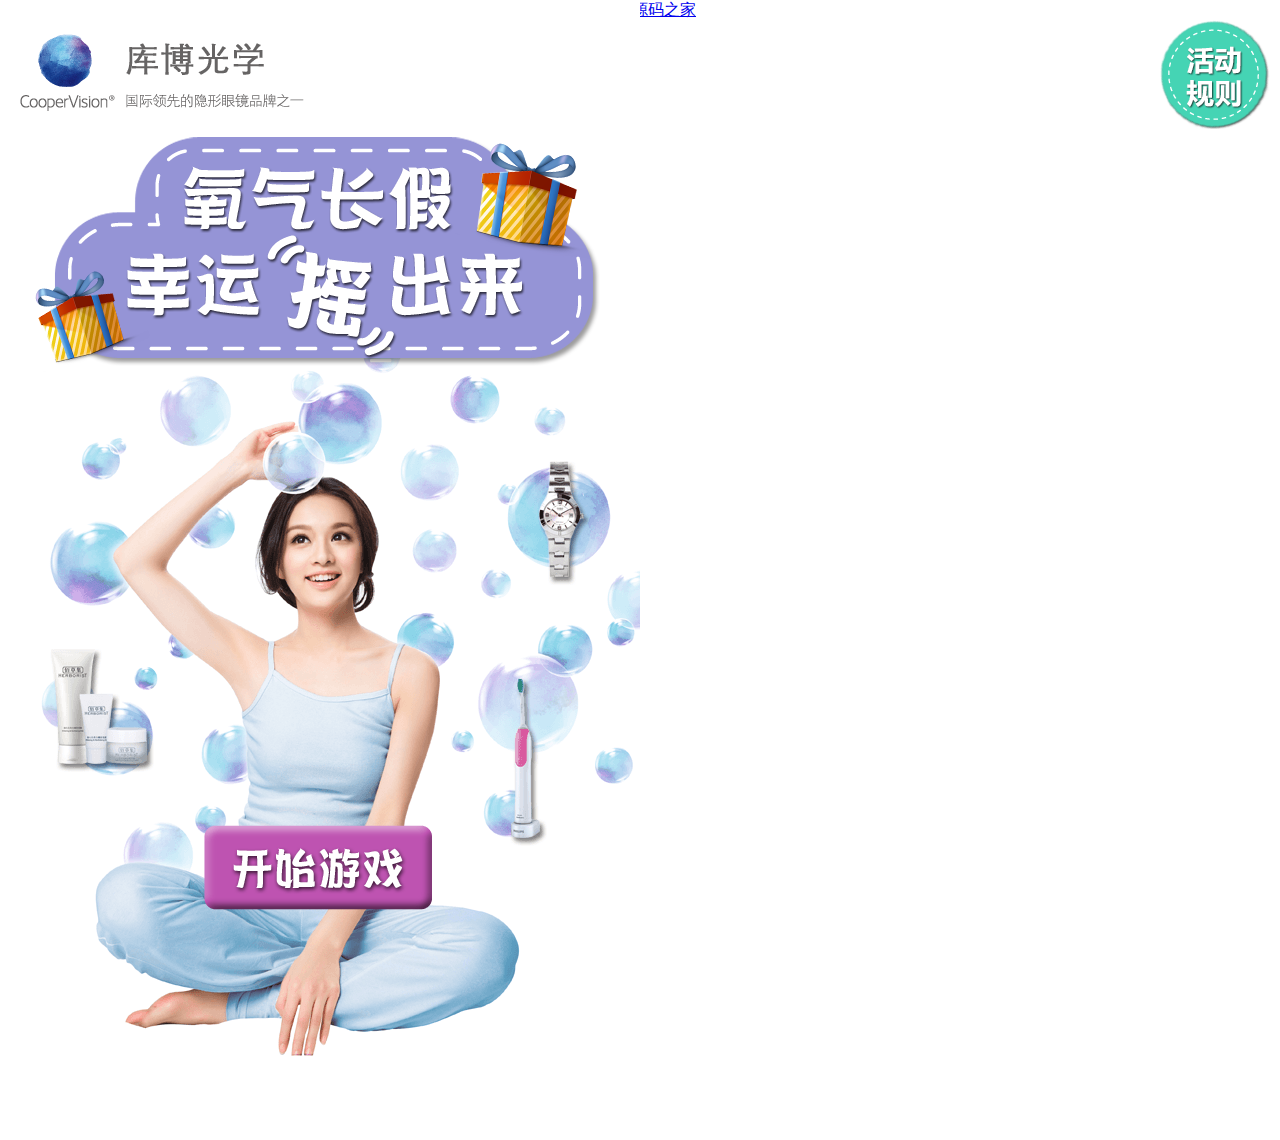
<file: demo/Cooper/index.html>
<!doctype html>
<html>
<head>
<meta name="viewport" content="width=640"/>
<meta charset="utf-8">
<title>手机摇一摇抽奖活动页面 - 源码之家</title>
<link rel="stylesheet" href="css/cooper-shake.css">
</head>

<body>
<!--背景和logo-->
<div class="bg"><img src="images/shake-index-bg.png"></div>
<div  class="logo"><img src="images/logo.png"></div>
<!---------------------------------------------->
<div id="index-bigtext"><img src="images/shake-index-bigtext.png"></div>
<div id="index-rulebtn"><a href="rule.html"><img src="images/shake-index-rulebtn.png"></a></div>
<div id="index-startbtn"><a href="game-start.html"><img src="images/shake-index-startbtn.png"></a></div>
<div style="text-align:center;">
<p>来源：<a href="http://www.mycodes.net/" target="_blank">源码之家</a></p>
</div>
</body>
</html>
</file>
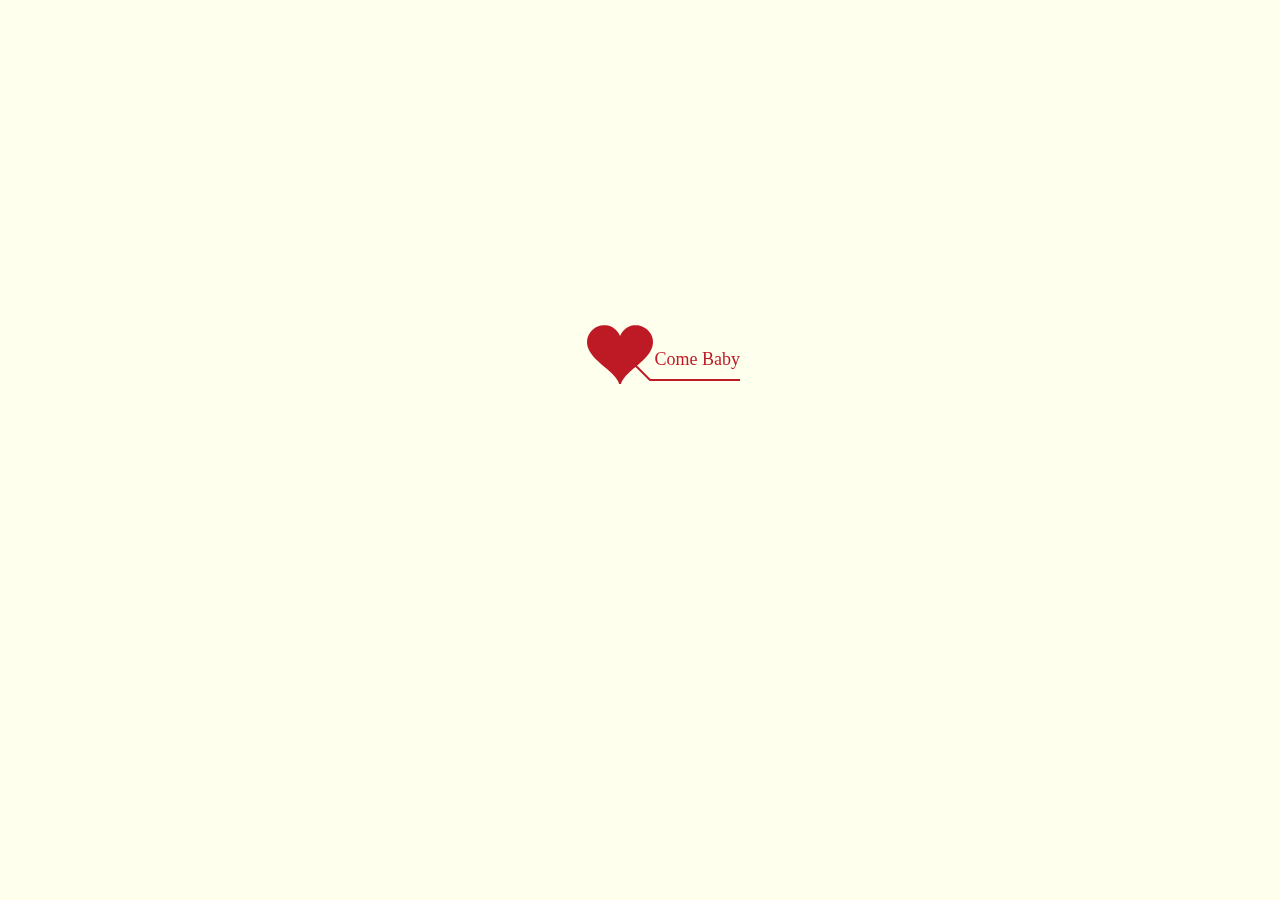
<file: demo/love/index.html>
<!doctype html>
<html>
<head>


<meta http-equiv="Content-Type" content="text/html; charset=UTF-8">
<title>爱情表达墙</title>
<link type="text/css" rel="stylesheet" href="css/default.css">
<script type="text/javascript" src="js/jquery.min.js"></script>
<script type="text/javascript" src="js/jscex.min.js"></script>
<script type="text/javascript" src="js/jscex-parser.js"></script>
<script type="text/javascript" src="js/jscex-jit.js"></script>
<script type="text/javascript" src="js/jscex-builderbase.min.js"></script>
<script type="text/javascript" src="js/jscex-async.min.js"></script>
<script type="text/javascript" src="js/jscex-async-powerpack.min.js"></script>
<script type="text/javascript" src="js/functions.js" charset="utf-8"></script>
<script type="text/javascript" src="js/love.js" charset="utf-8"></script>
    <meta name="viewport" content="width=device-width, initial-scale=1.0"><!--自适应的设置-->
<style type="text/css">
<!--
.STYLE1 {
	color: #666666
}
-->
</style>
    <script src="js/audio.js"></script>
</head>
<body>
<!--<audio autoplay="autoplay" src="http://m10.music.126.net/20210510155844/d78114386a87df32f22230f2a36b77da/ymusic/obj/w5zDlMODwrDDiGjCn8Ky/3057180350/88cd/36ee/fc2a/b68d31372f636acc1dd3b68f983df746.mp3"></audio>-->
<!--<audio loop src="http://m10.music.126.net/20210510155844/d78114386a87df32f22230f2a36b77da/ymusic/obj/w5zDlMODwrDDiGjCn8Ky/3057180350/88cd/36ee/fc2a/b68d31372f636acc1dd3b68f983df746.mp3" id="audio" autoplay preload="auto">该浏览器不支持audio属性</audio>-->
<audio loop src="http://m10.music.126.net/20210510155844/d78114386a87df32f22230f2a36b77da/ymusic/obj/w5zDlMODwrDDiGjCn8Ky/3057180350/88cd/36ee/fc2a/b68d31372f636acc1dd3b68f983df746.mp3" id="audio" >该浏览器不支持audio属性</audio>
<div id="main">
  <div id="error">本页面采用HTML5编辑，目前您的浏览器无法显示，请换成谷歌(<a href="http://www.google.cn/chrome/intl/zh-CN/landing_chrome.html?hl=zh-CN&brand=CHMI">Chrome</a>)或者火狐(<a href="http://firefox.com.cn/download/">Firefox</a>)浏览器，或者其他游览器的最新版本。</div>
  <div id="wrap">
    <div id="text">
      <div id="code"> 
      	<font color="#FF0000">
            <!--鱼油修改此处即可-->
            <span class="say">我爱你，不光因为你的样子，</span><br>
            <span class="say">还因为，和你在一起时，我的样子。</span><br>
            <span class="say">我爱你，不光因为你为我而做的事，</span><br>
            <span class="say">还因为，为了你，我能做成的事。</span><br>
            <span class="say"> </span><br>
            <span class="say">我爱你，因为你能唤出，</span><br>
            <span class="say">我最真的那部分。</span><br>
            <span class="say">我爱你，因为你穿越我心灵的旷野，</span><br>
            <span class="say">如同阳光穿透水晶般容易，</span><br>
            <span class="say"> </span><br>
            <span class="say">我的傻气，我的弱点，</span><br>
            <span class="say">在你的目光里几乎不存在。</span><br>
            <span class="say">而我心里最美丽的地方，</span><br>
            <span class="say">却被你的光芒照得通亮。</span><br>
            <span class="say"> </span><br>
            <span class="say"><span class="space"></span> -- 高青国《爱》</span>
        </font>
        </p>
      </div>
    </div>
    <div id="clock-box"> <span class="STYLE1"></span><font color="#33CC00">亲爱的魏玉辉，我爱你</font> <span class="STYLE1">已经是……</span>
      <div id="clock"></div>
    </div>
    <canvas id="canvas" width="1100" height="680"></canvas>
  </div>
</div>
<script>
    </script>
<script>
    (function(){
        var canvas = $('#canvas');
		
        if (!canvas[0].getContext) {
            $("#error").show();
            return false;        }

        var width = canvas.width();
        var height = canvas.height();        
        canvas.attr("width", width);
        canvas.attr("height", height);
        var opts = {
            seed: {
                x: width / 2 - 20,
                color: "rgb(190, 26, 37)",
                scale: 2
            },
            branch: [
                [535, 680, 570, 250, 500, 200, 30, 100, [
                    [540, 500, 455, 417, 340, 400, 13, 100, [
                        [450, 435, 434, 430, 394, 395, 2, 40]
                    ]],
                    [550, 445, 600, 356, 680, 345, 12, 100, [
                        [578, 400, 648, 409, 661, 426, 3, 80]
                    ]],
                    [539, 281, 537, 248, 534, 217, 3, 40],
                    [546, 397, 413, 247, 328, 244, 9, 80, [
                        [427, 286, 383, 253, 371, 205, 2, 40],
                        [498, 345, 435, 315, 395, 330, 4, 60]
                    ]],
                    [546, 357, 608, 252, 678, 221, 6, 100, [
                        [590, 293, 646, 277, 648, 271, 2, 80]
                    ]]
                ]] 
            ],
            bloom: {
                num: 700,
                width: 1080,
                height: 650,
            },
            footer: {
                width: 1200,
                height: 5,
                speed: 10,
            }
        }

        var tree = new Tree(canvas[0], width, height, opts);
        var seed = tree.seed;
        var foot = tree.footer;
        var hold = 1;

        canvas.click(function(e) {
            var offset = canvas.offset(), x, y;
            x = e.pageX - offset.left;
            y = e.pageY - offset.top;
            if (seed.hover(x, y)) {
                hold = 0; 
                canvas.unbind("click");
                canvas.unbind("mousemove");
                canvas.removeClass('hand');
            }
        }).mousemove(function(e){
            var offset = canvas.offset(), x, y;
            x = e.pageX - offset.left;
            y = e.pageY - offset.top;
            canvas.toggleClass('hand', seed.hover(x, y));
        });

        var seedAnimate = eval(Jscex.compile("async", function () {
            seed.draw();
            while (hold) {
                $await(Jscex.Async.sleep(10));
            }
            while (seed.canScale()) {
                seed.scale(0.95);
                $await(Jscex.Async.sleep(10));
            }
            while (seed.canMove()) {
                seed.move(0, 2);
                foot.draw();
                $await(Jscex.Async.sleep(10));
            }
        }));

        var growAnimate = eval(Jscex.compile("async", function () {
            do {
    	        tree.grow();
                $await(Jscex.Async.sleep(10));
            } while (tree.canGrow());
        }));

        var flowAnimate = eval(Jscex.compile("async", function () {
            do {
    	        tree.flower(2);
                $await(Jscex.Async.sleep(10));
            } while (tree.canFlower());
        }));

        var moveAnimate = eval(Jscex.compile("async", function () {
            tree.snapshot("p1", 240, 0, 610, 680);
            while (tree.move("p1", 500, 0)) {
                foot.draw();
                $await(Jscex.Async.sleep(10));
            }
            foot.draw();
            tree.snapshot("p2", 500, 0, 610, 680);
            
            canvas.parent().css("background", "url(" + tree.toDataURL('image/png') + ")");
            canvas.css("background", "#ffe");
            $await(Jscex.Async.sleep(300));
            canvas.css("background", "none");
        }));

        var jumpAnimate = eval(Jscex.compile("async", function () {
            var ctx = tree.ctx;
            while (true) {
                tree.ctx.clearRect(0, 0, width, height);
                tree.jump();
                foot.draw();
                $await(Jscex.Async.sleep(25));
            }
        }));

        var textAnimate = eval(Jscex.compile("async", function () {
		    var together = new Date();
		    together.setFullYear(2021-5-22); 			//时间年月日
		    together.setHours(9);						//小时
		    together.setMinutes(21);					//分钟
		    together.setSeconds(0);					//秒前一位
		    together.setMilliseconds(2);				//秒第二位

		    $("#code").show().typewriter();
            $("#clock-box").fadeIn(500);
            while (true) {
                timeElapse(together);
                $await(Jscex.Async.sleep(1000));
            }
        }));

        var runAsync = eval(Jscex.compile("async", function () {
            $await(seedAnimate());
            $await(growAnimate());
            $await(flowAnimate());
            $await(moveAnimate());

            textAnimate().start();

            $await(jumpAnimate());
        }));

        runAsync().start();
    })();
    </script>


</body>
</html>
</file>
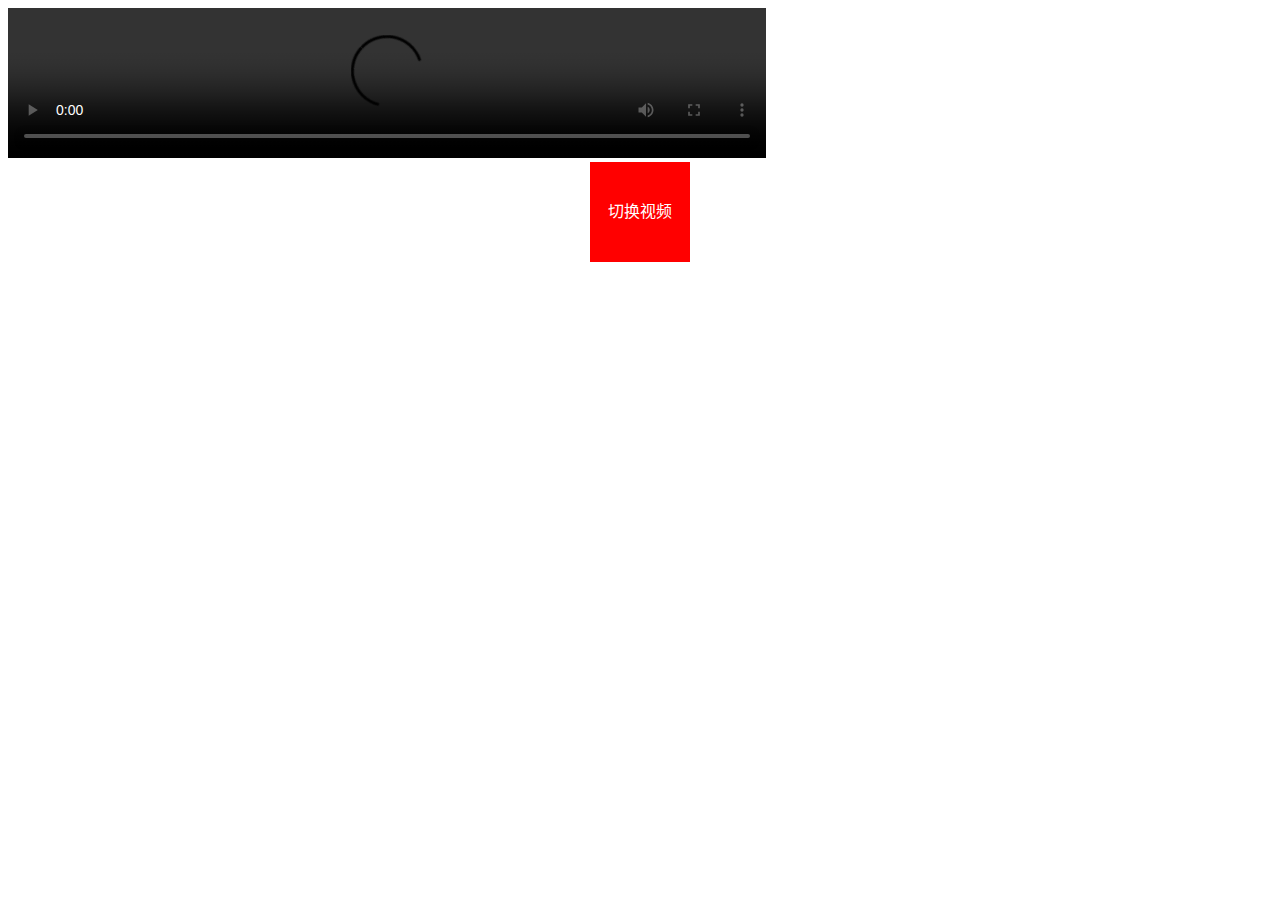
<file: demo/播放m3u8/index.html>
<!DOCTYPE html>
<html lang="zh-CN">
<head>
    <meta charset="UTF-8">
    <title>前端播放m3u8格式视频</title>
    <link href="https://vjs.zencdn.net/7.4.1/video-js.css" rel="stylesheet">
    <script src='https://vjs.zencdn.net/7.4.1/video.js'></script>
    <!-- videojs-contrib-hls 用于在电脑端播放 如果只需手机播放可以不引入 -->
    <script src="https://cdn.bootcdn.net/ajax/libs/videojs-contrib-hls/5.15.0/videojs-contrib-hls.min.js"></script>

    <style>
        .video-js .vjs-tech {
            position: relative !important;
        }
    </style>
</head>

<body>

<div>
    <video id="myVideo" class="video-js vjs-default-skin vjs-big-play-centered" controls preload="auto" data-setup='{}'
           style='width: 60%;height: auto'>
        <source id="source"
                src="http://1252093142.vod2.myqcloud.com/4704461fvodcq1252093142/48c8a9475285890781000441992/playlist.m3u8"
                type="application/x-mpegURL">
        </source>
    </video>
</div>
<div class="qiehuan"
     style="width:100px;height: 100px;background: red;margin:0 auto;line-height: 100px;color:#fff;text-align: center">
    切换视频
</div>
</body>
<script>
    // videojs 简单使用
    var myVideo = videojs('myVideo', {
        bigPlayButton: true,
        textTrackDisplay: false,
        posterImage: false,
        errorDisplay: false,
    });
    myVideo.play();// 视频播放
    myVideo.pause(); // 视频暂停
    var changeVideo = function (vdoSrc) {
        if (/\.m3u8$/.test(vdoSrc)) { //判断视频源是否是m3u8的格式
            myVideo.src({
                src: vdoSrc,
                type: 'application/x-mpegURL' //在重新添加视频源的时候需要给新的type的值
            })
        } else {
            myVideo.src(vdoSrc)
        }
        myVideo.load();
        myVideo.play();

    };
    var src = 'http://1252093142.vod2.myqcloud.com/4704461fvodcq1252093142/f865d8a05285890787810776469/playlist.f3.m3u8';
    document.querySelector('.qiehuan').addEventListener('click', function () {
        changeVideo(src);
    })
</script>
</html>
</file>
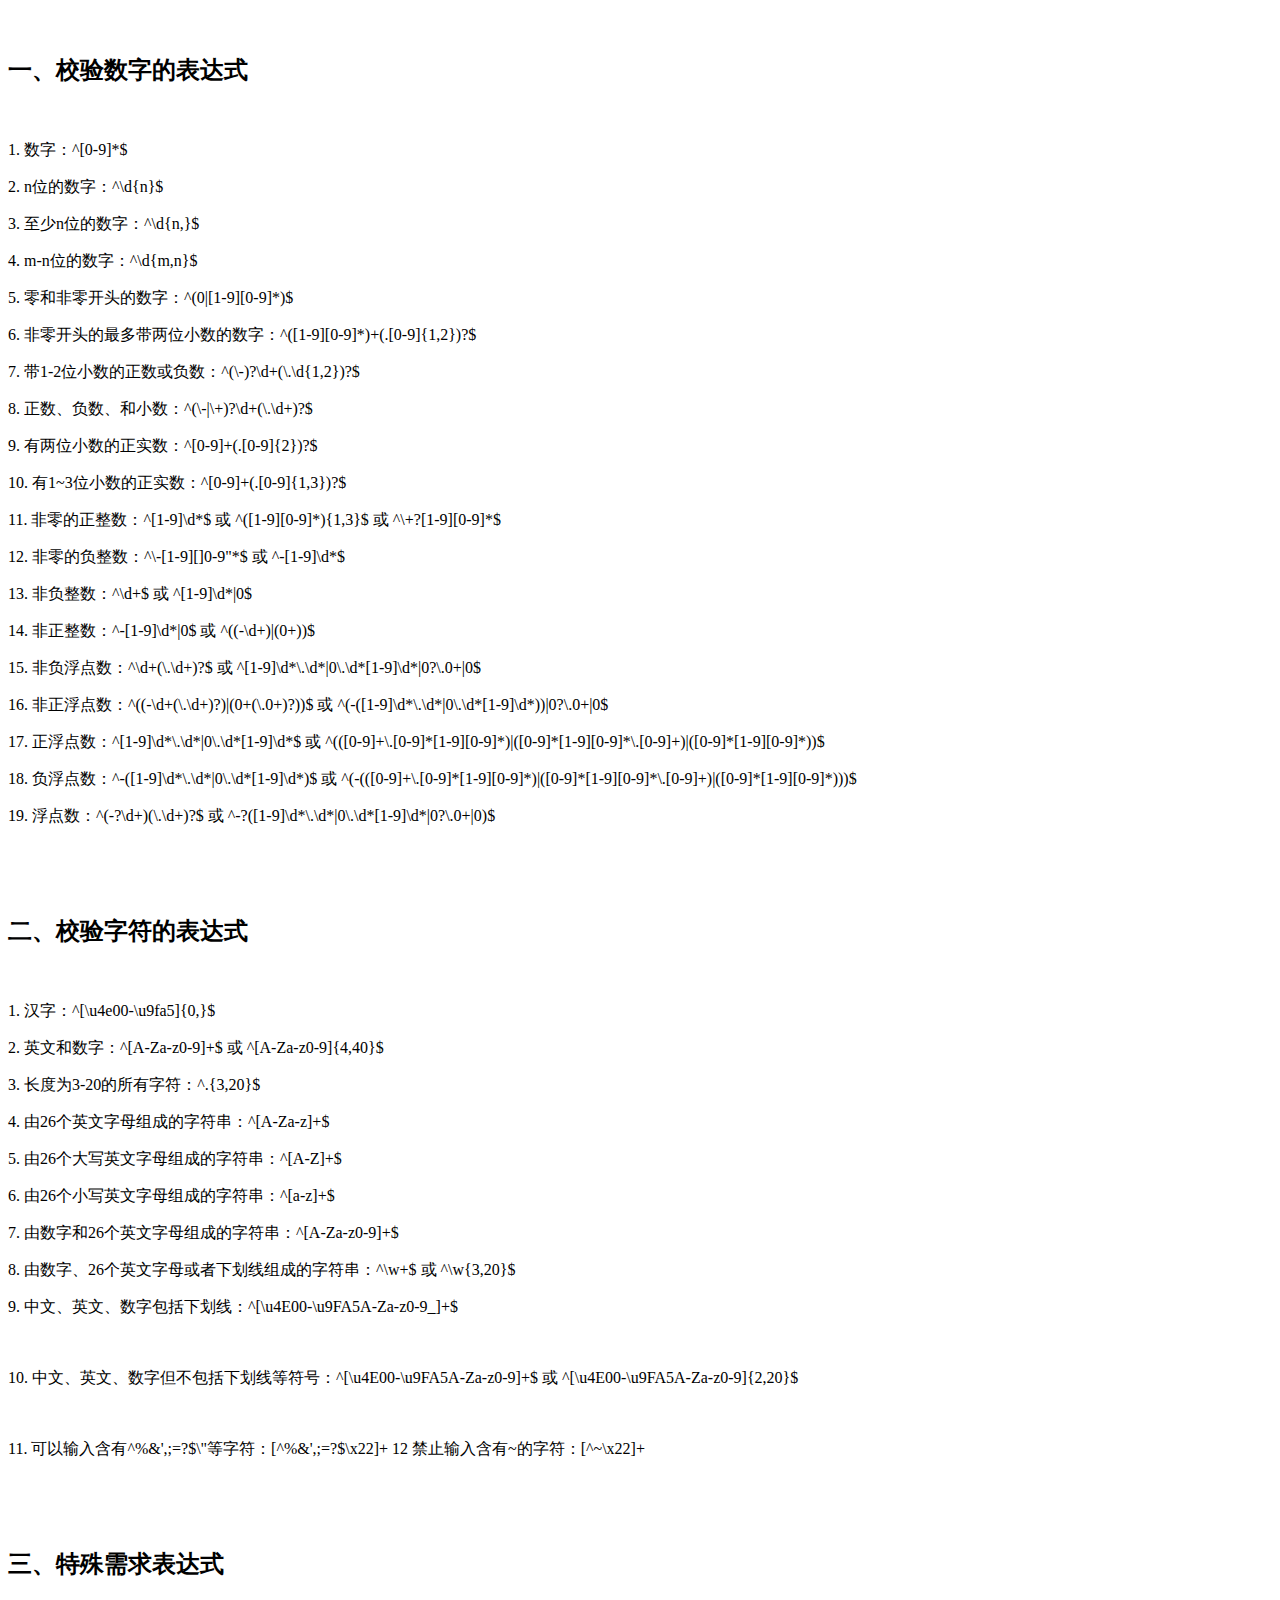
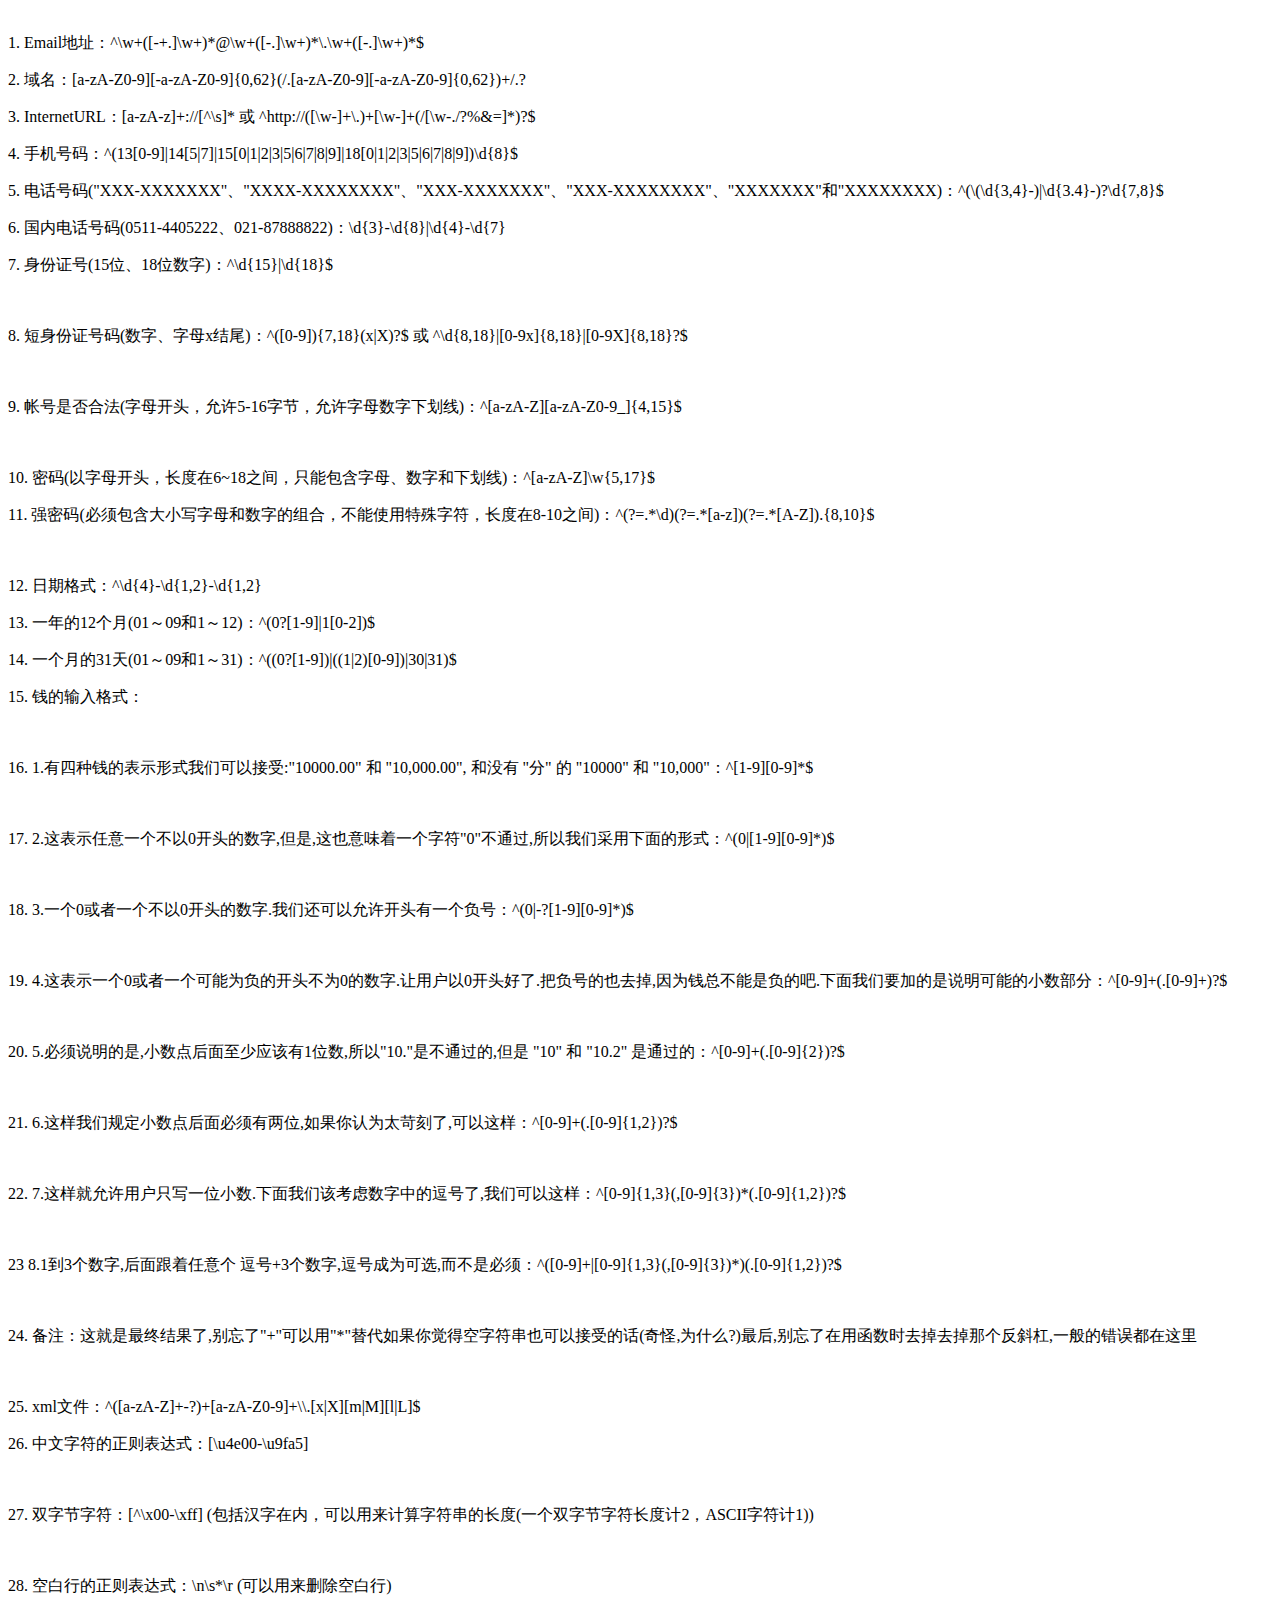
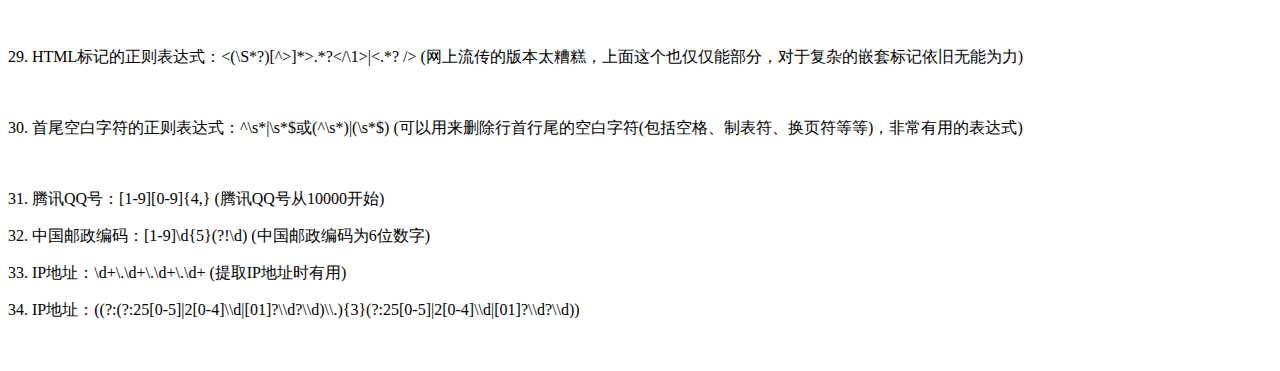
<file: demo/正则表达式大全/index.html>
<!DOCTYPE html>
<html lang="en">
<head>
    <meta charset="UTF-8">
    <title>正则表达式大全</title>
</head>
<body>
 <p>&nbsp;</p>
<h2>一、校验数字的表达式</h2>
<p>&nbsp;</p>
<p>1. 数字：^[0-9]*$</p>
<p>2. n位的数字：^\d{n}$</p>
<p>3. 至少n位的数字：^\d{n,}$</p>
<p>4. m-n位的数字：^\d{m,n}$</p>
<p>5. 零和非零开头的数字：^(0|[1-9][0-9]*)$</p>
<p>6. 非零开头的最多带两位小数的数字：^([1-9][0-9]*)+(.[0-9]{1,2})?$</p>
<p>7. 带1-2位小数的正数或负数：^(\-)?\d+(\.\d{1,2})?$</p>
<p>8. 正数、负数、和小数：^(\-|\+)?\d+(\.\d+)?$</p>
<p>9. 有两位小数的正实数：^[0-9]+(.[0-9]{2})?$</p>
<p>10. 有1~3位小数的正实数：^[0-9]+(.[0-9]{1,3})?$</p>
<p>11. 非零的正整数：^[1-9]\d*$ 或 ^([1-9][0-9]*){1,3}$ 或 ^\+?[1-9][0-9]*$</p>
<p>12. 非零的负整数：^\-[1-9][]0-9"*$ 或 ^-[1-9]\d*$</p>
<p>13. 非负整数：^\d+$ 或 ^[1-9]\d*|0$</p>
<p>14. 非正整数：^-[1-9]\d*|0$ 或 ^((-\d+)|(0+))$</p>
<p>15. 非负浮点数：^\d+(\.\d+)?$ 或 ^[1-9]\d*\.\d*|0\.\d*[1-9]\d*|0?\.0+|0$</p>
<p>16. 非正浮点数：^((-\d+(\.\d+)?)|(0+(\.0+)?))$ 或 ^(-([1-9]\d*\.\d*|0\.\d*[1-9]\d*))|0?\.0+|0$</p>
<p>17. 正浮点数：^[1-9]\d*\.\d*|0\.\d*[1-9]\d*$ 或 ^(([0-9]+\.[0-9]*[1-9][0-9]*)|([0-9]*[1-9][0-9]*\.[0-9]+)|([0-9]*[1-9][0-9]*))$</p>
<p>18. 负浮点数：^-([1-9]\d*\.\d*|0\.\d*[1-9]\d*)$ 或 ^(-(([0-9]+\.[0-9]*[1-9][0-9]*)|([0-9]*[1-9][0-9]*\.[0-9]+)|([0-9]*[1-9][0-9]*)))$</p>
<p>19. 浮点数：^(-?\d+)(\.\d+)?$ 或 ^-?([1-9]\d*\.\d*|0\.\d*[1-9]\d*|0?\.0+|0)$</p>
<p>&nbsp;</p>
<p>&nbsp;</p>
<h2>二、校验字符的表达式</h2>
<p>&nbsp;</p>
<p>1. 汉字：^[\u4e00-\u9fa5]{0,}$</p>
<p>2. 英文和数字：^[A-Za-z0-9]+$ 或 ^[A-Za-z0-9]{4,40}$</p>
<p>3. 长度为3-20的所有字符：^.{3,20}$</p>
<p>4. 由26个英文字母组成的字符串：^[A-Za-z]+$</p>
<p>5. 由26个大写英文字母组成的字符串：^[A-Z]+$</p>
<p>6. 由26个小写英文字母组成的字符串：^[a-z]+$</p>
<p>7. 由数字和26个英文字母组成的字符串：^[A-Za-z0-9]+$</p>
<p>8. 由数字、26个英文字母或者下划线组成的字符串：^\w+$ 或 ^\w{3,20}$</p>
<p>9. 中文、英文、数字包括下划线：^[\u4E00-\u9FA5A-Za-z0-9_]+$</p>
<p>&nbsp;</p>
<p>10. 中文、英文、数字但不包括下划线等符号：^[\u4E00-\u9FA5A-Za-z0-9]+$ 或 ^[\u4E00-\u9FA5A-Za-z0-9]{2,20}$</p>
<p>&nbsp;</p>
<p>11. 可以输入含有^%&amp;',;=?$\"等字符：[^%&amp;',;=?$\x22]+ 12 禁止输入含有~的字符：[^~\x22]+</p>
<p>&nbsp;</p>
<p>&nbsp;</p>
<h2>三、特殊需求表达式</h2>
<p>&nbsp;</p>
<p>1. Email地址：^\w+([-+.]\w+)*@\w+([-.]\w+)*\.\w+([-.]\w+)*$</p>
<p>2. 域名：[a-zA-Z0-9][-a-zA-Z0-9]{0,62}(/.[a-zA-Z0-9][-a-zA-Z0-9]{0,62})+/.?</p>
<p>3. InternetURL：[a-zA-z]+://[^\s]* 或 ^http://([\w-]+\.)+[\w-]+(/[\w-./?%&amp;=]*)?$</p>
<p>4. 手机号码：^(13[0-9]|14[5|7]|15[0|1|2|3|5|6|7|8|9]|18[0|1|2|3|5|6|7|8|9])\d{8}$</p>
<p>5. 电话号码("XXX-XXXXXXX"、"XXXX-XXXXXXXX"、"XXX-XXXXXXX"、"XXX-XXXXXXXX"、"XXXXXXX"和"XXXXXXXX)：^(\(\d{3,4}-)|\d{3.4}-)?\d{7,8}$</p>
<p>6. 国内电话号码(0511-4405222、021-87888822)：\d{3}-\d{8}|\d{4}-\d{7}</p>
<p>7. 身份证号(15位、18位数字)：^\d{15}|\d{18}$</p>
<p>&nbsp;</p>
<p>8. 短身份证号码(数字、字母x结尾)：^([0-9]){7,18}(x|X)?$ 或 ^\d{8,18}|[0-9x]{8,18}|[0-9X]{8,18}?$</p>
<p>&nbsp;</p>
<p>9. 帐号是否合法(字母开头，允许5-16字节，允许字母数字下划线)：^[a-zA-Z][a-zA-Z0-9_]{4,15}$</p>
<p>&nbsp;</p>
<p>10. 密码(以字母开头，长度在6~18之间，只能包含字母、数字和下划线)：^[a-zA-Z]\w{5,17}$</p>
<p>11. 强密码(必须包含大小写字母和数字的组合，不能使用特殊字符，长度在8-10之间)：^(?=.*\d)(?=.*[a-z])(?=.*[A-Z]).{8,10}$</p>
<p>&nbsp;</p>
<p>12. 日期格式：^\d{4}-\d{1,2}-\d{1,2}</p>
<p>13. 一年的12个月(01～09和1～12)：^(0?[1-9]|1[0-2])$</p>
<p>14. 一个月的31天(01～09和1～31)：^((0?[1-9])|((1|2)[0-9])|30|31)$</p>
<p>15. 钱的输入格式：</p>
<p>&nbsp;</p>
<p>16. 1.有四种钱的表示形式我们可以接受:"10000.00" 和 "10,000.00", 和没有 "分" 的 "10000" 和 "10,000"：^[1-9][0-9]*$</p>
<p>&nbsp;</p>
<p>17. 2.这表示任意一个不以0开头的数字,但是,这也意味着一个字符"0"不通过,所以我们采用下面的形式：^(0|[1-9][0-9]*)$</p>
<p>&nbsp;</p>
<p>18. 3.一个0或者一个不以0开头的数字.我们还可以允许开头有一个负号：^(0|-?[1-9][0-9]*)$</p>
<p>&nbsp;</p>
<p>19. 4.这表示一个0或者一个可能为负的开头不为0的数字.让用户以0开头好了.把负号的也去掉,因为钱总不能是负的吧.下面我们要加的是说明可能的小数部分：^[0-9]+(.[0-9]+)?$</p>
<p>&nbsp;</p>
<p>20. 5.必须说明的是,小数点后面至少应该有1位数,所以"10."是不通过的,但是 "10" 和 "10.2" 是通过的：^[0-9]+(.[0-9]{2})?$</p>
<p>&nbsp;</p>
<p>21. 6.这样我们规定小数点后面必须有两位,如果你认为太苛刻了,可以这样：^[0-9]+(.[0-9]{1,2})?$</p>
<p>&nbsp;</p>
<p>22. 7.这样就允许用户只写一位小数.下面我们该考虑数字中的逗号了,我们可以这样：^[0-9]{1,3}(,[0-9]{3})*(.[0-9]{1,2})?$</p>
<p>&nbsp;</p>
<p>23 8.1到3个数字,后面跟着任意个 逗号+3个数字,逗号成为可选,而不是必须：^([0-9]+|[0-9]{1,3}(,[0-9]{3})*)(.[0-9]{1,2})?$</p>
<p>&nbsp;</p>
<p>24. 备注：这就是最终结果了,别忘了"+"可以用"*"替代如果你觉得空字符串也可以接受的话(奇怪,为什么?)最后,别忘了在用函数时去掉去掉那个反斜杠,一般的错误都在这里</p>
<p>&nbsp;</p>
<p>25. xml文件：^([a-zA-Z]+-?)+[a-zA-Z0-9]+\\.[x|X][m|M][l|L]$</p>
<p>26. 中文字符的正则表达式：[\u4e00-\u9fa5]</p>
<p>&nbsp;</p>
<p>27. 双字节字符：[^\x00-\xff] (包括汉字在内，可以用来计算字符串的长度(一个双字节字符长度计2，ASCII字符计1))</p>
<p>&nbsp;</p>
<p>28. 空白行的正则表达式：\n\s*\r (可以用来删除空白行)</p>
<p>&nbsp;</p>
<p>29. HTML标记的正则表达式：&lt;(\S*?)[^&gt;]*&gt;.*?&lt;/\1&gt;|&lt;.*? /&gt; (网上流传的版本太糟糕，上面这个也仅仅能部分，对于复杂的嵌套标记依旧无能为力)</p>
<p>&nbsp;</p>
<p>30. 首尾空白字符的正则表达式：^\s*|\s*$或(^\s*)|(\s*$) (可以用来删除行首行尾的空白字符(包括空格、制表符、换页符等等)，非常有用的表达式)</p>
<p>&nbsp;</p>
<p>31. 腾讯QQ号：[1-9][0-9]{4,} (腾讯QQ号从10000开始)</p>
<p>32. 中国邮政编码：[1-9]\d{5}(?!\d) (中国邮政编码为6位数字)</p>
<p>33.&nbsp;IP地址：\d+\.\d+\.\d+\.\d+ (提取IP地址时有用)</p>
<p>34. IP地址：((?:(?:25[0-5]|2[0-4]\\d|[01]?\\d?\\d)\\.){3}(?:25[0-5]|2[0-4]\\d|[01]?\\d?\\d))</p>
<p>&nbsp;</p>
</body>
</html>
</file>
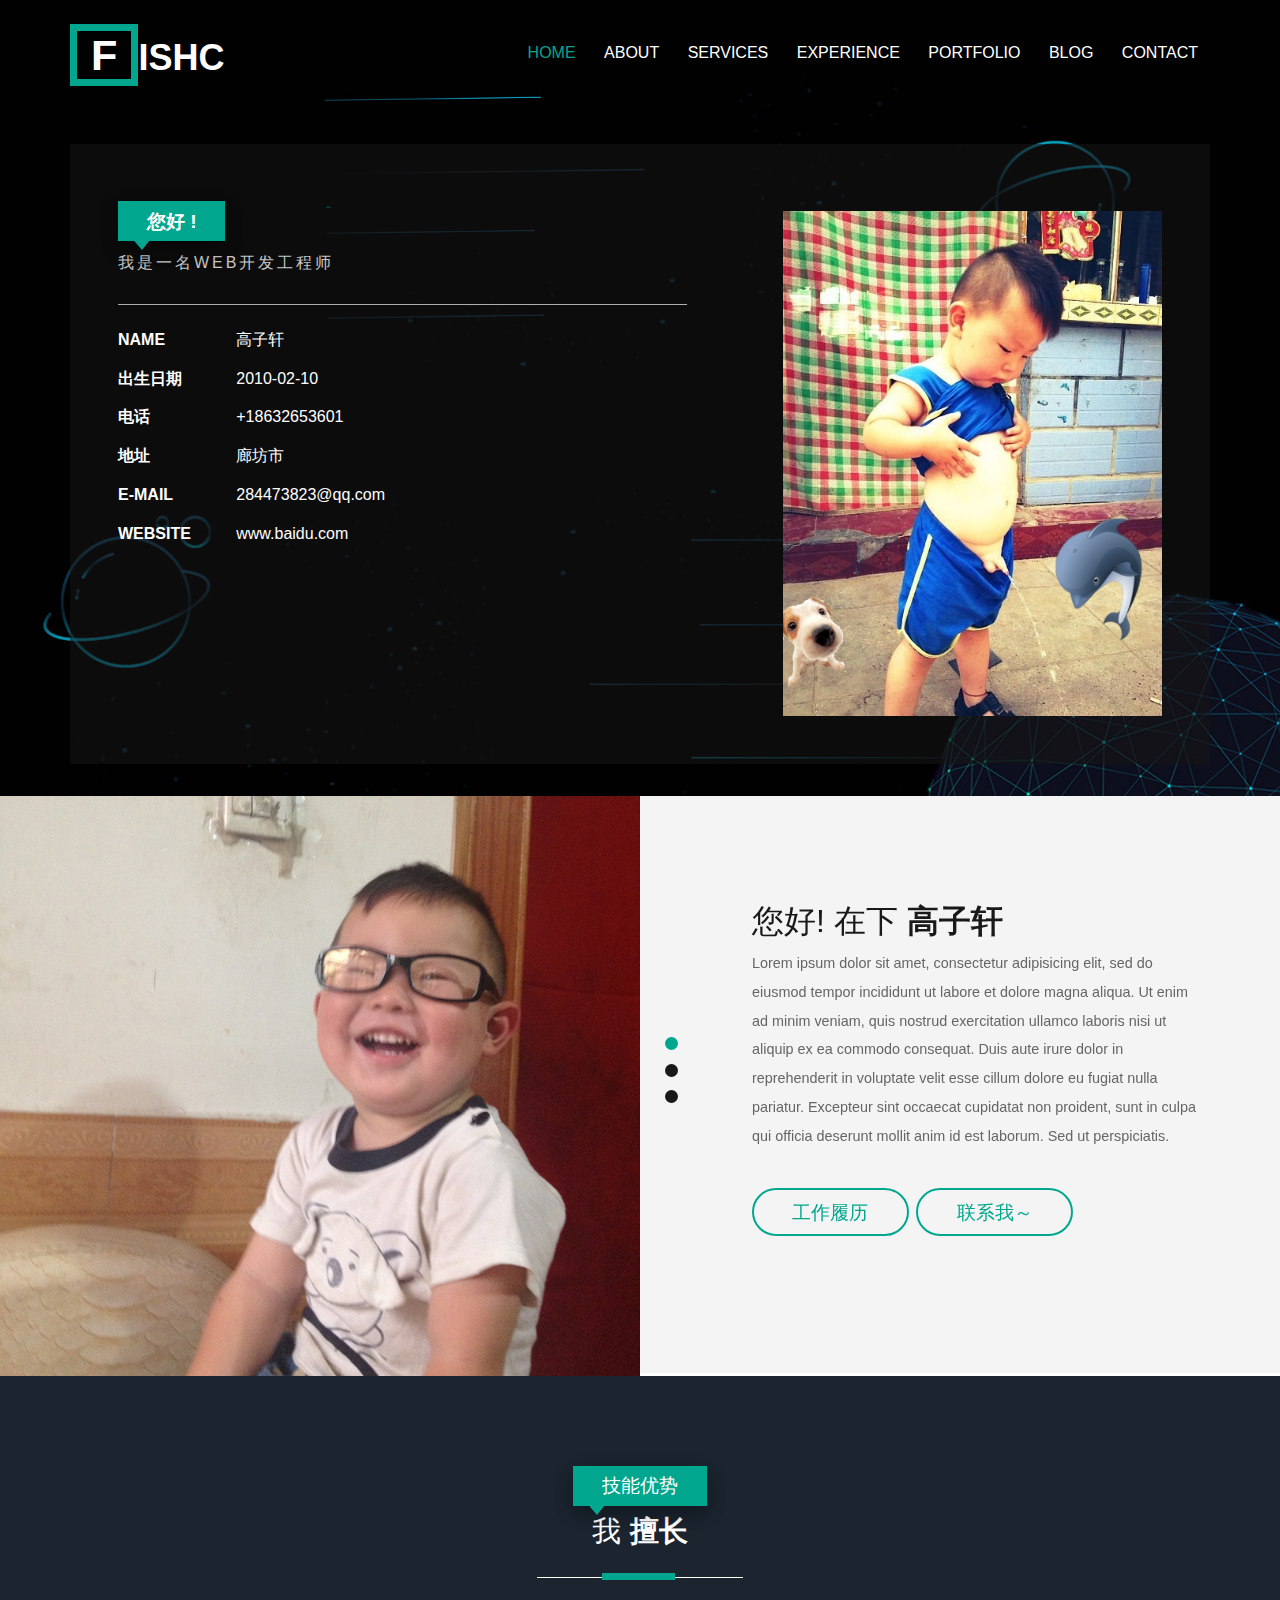
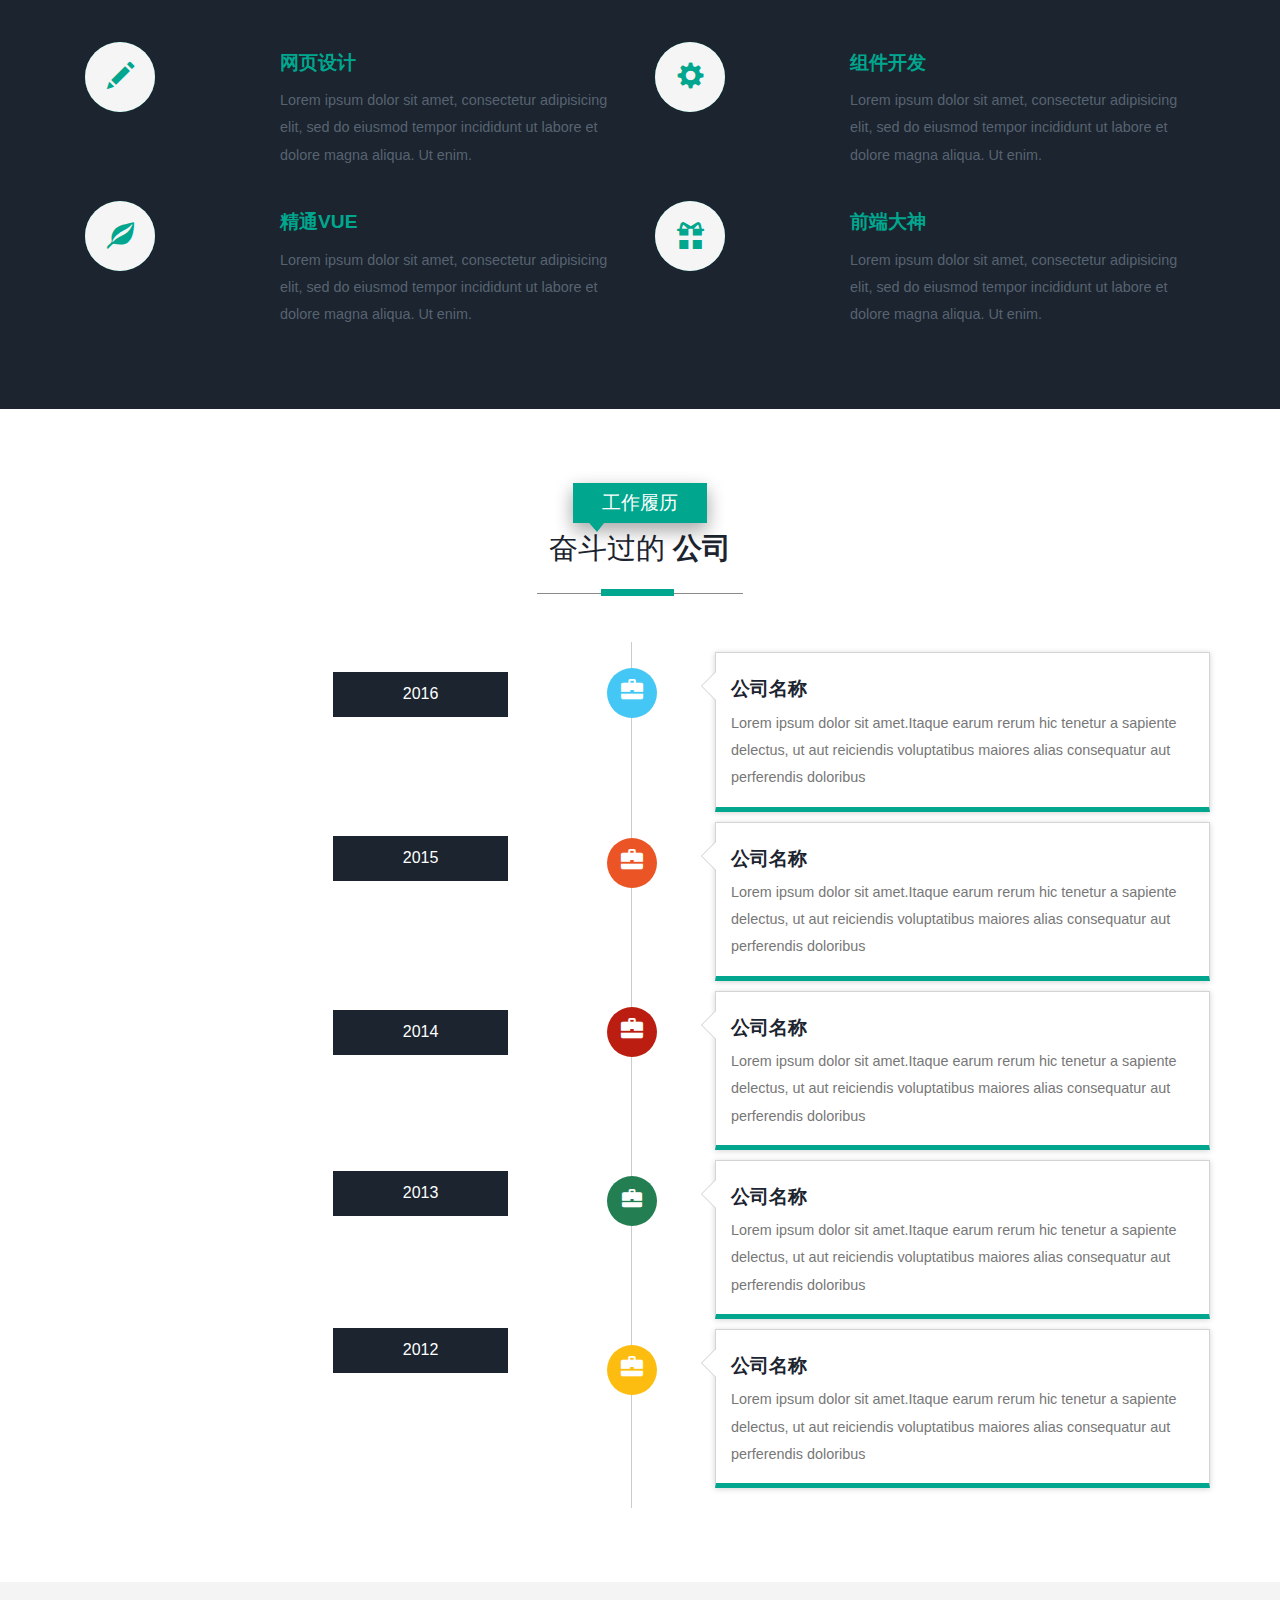
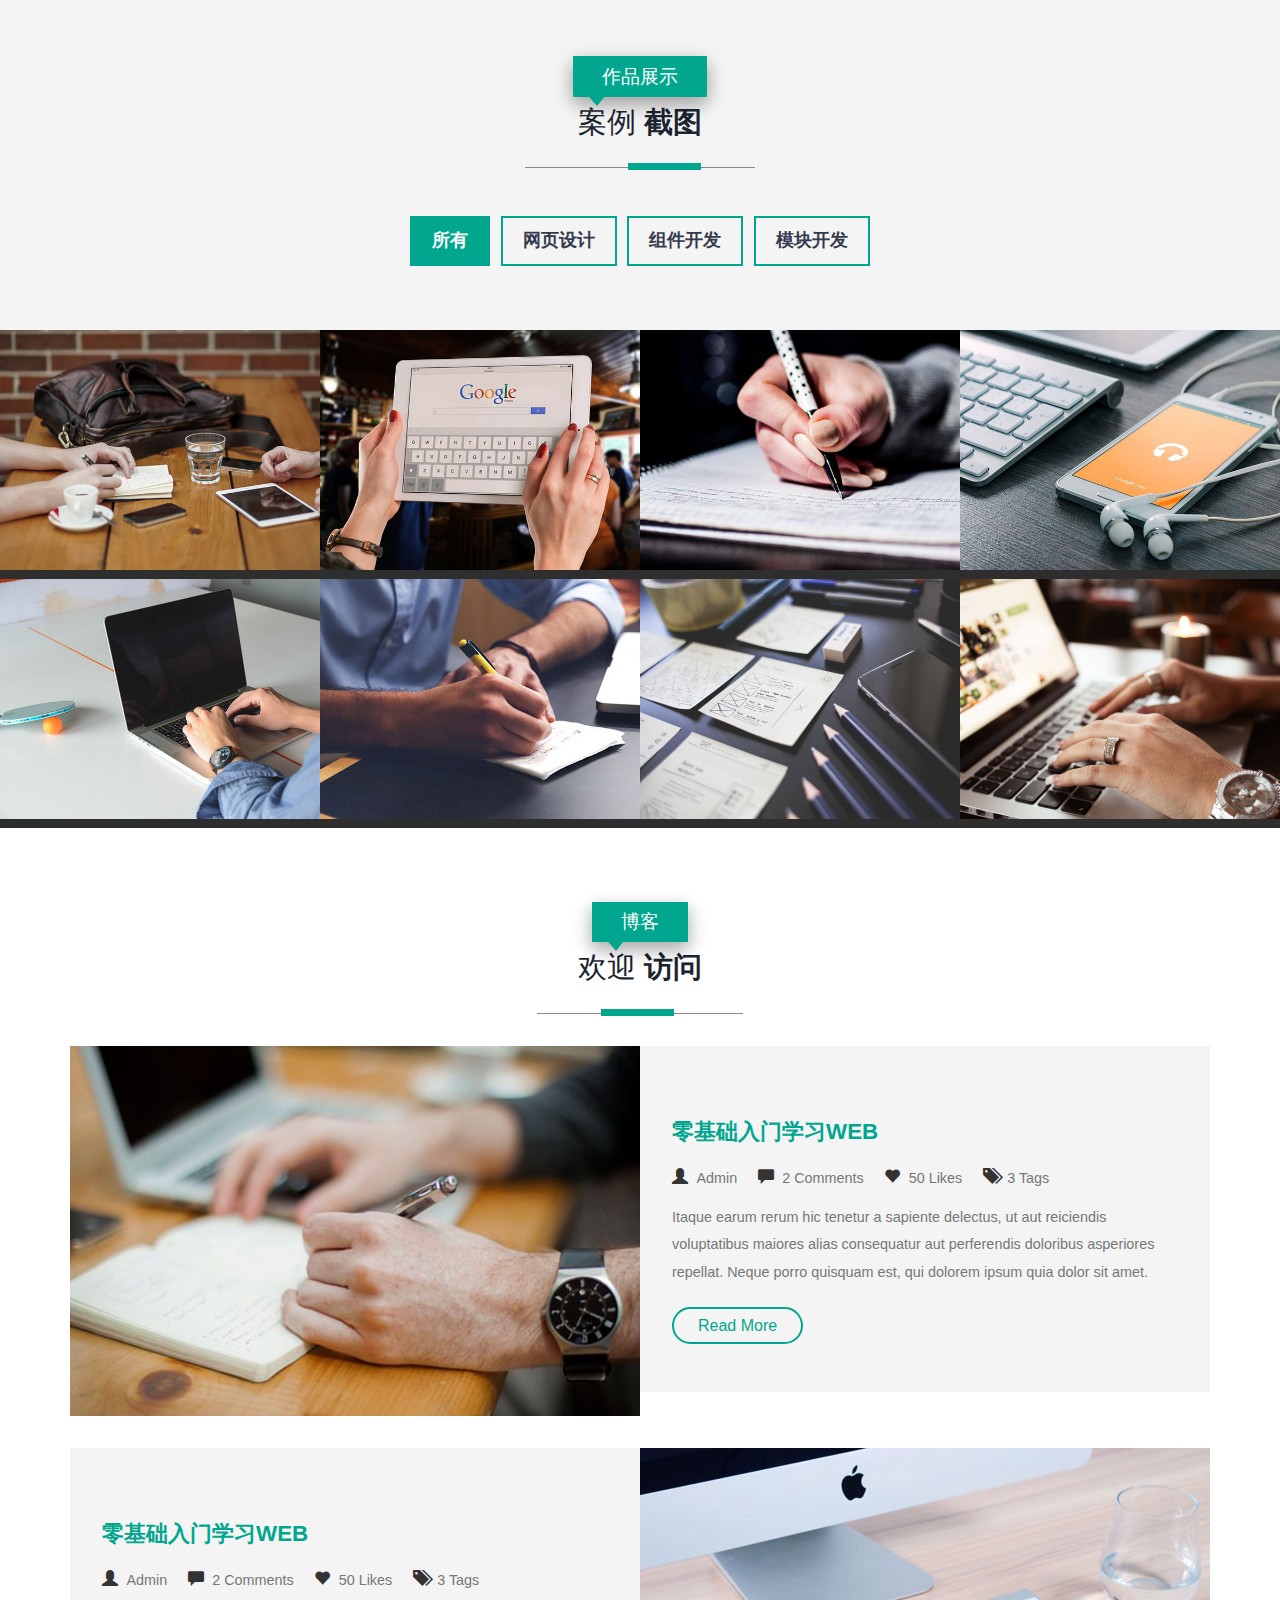
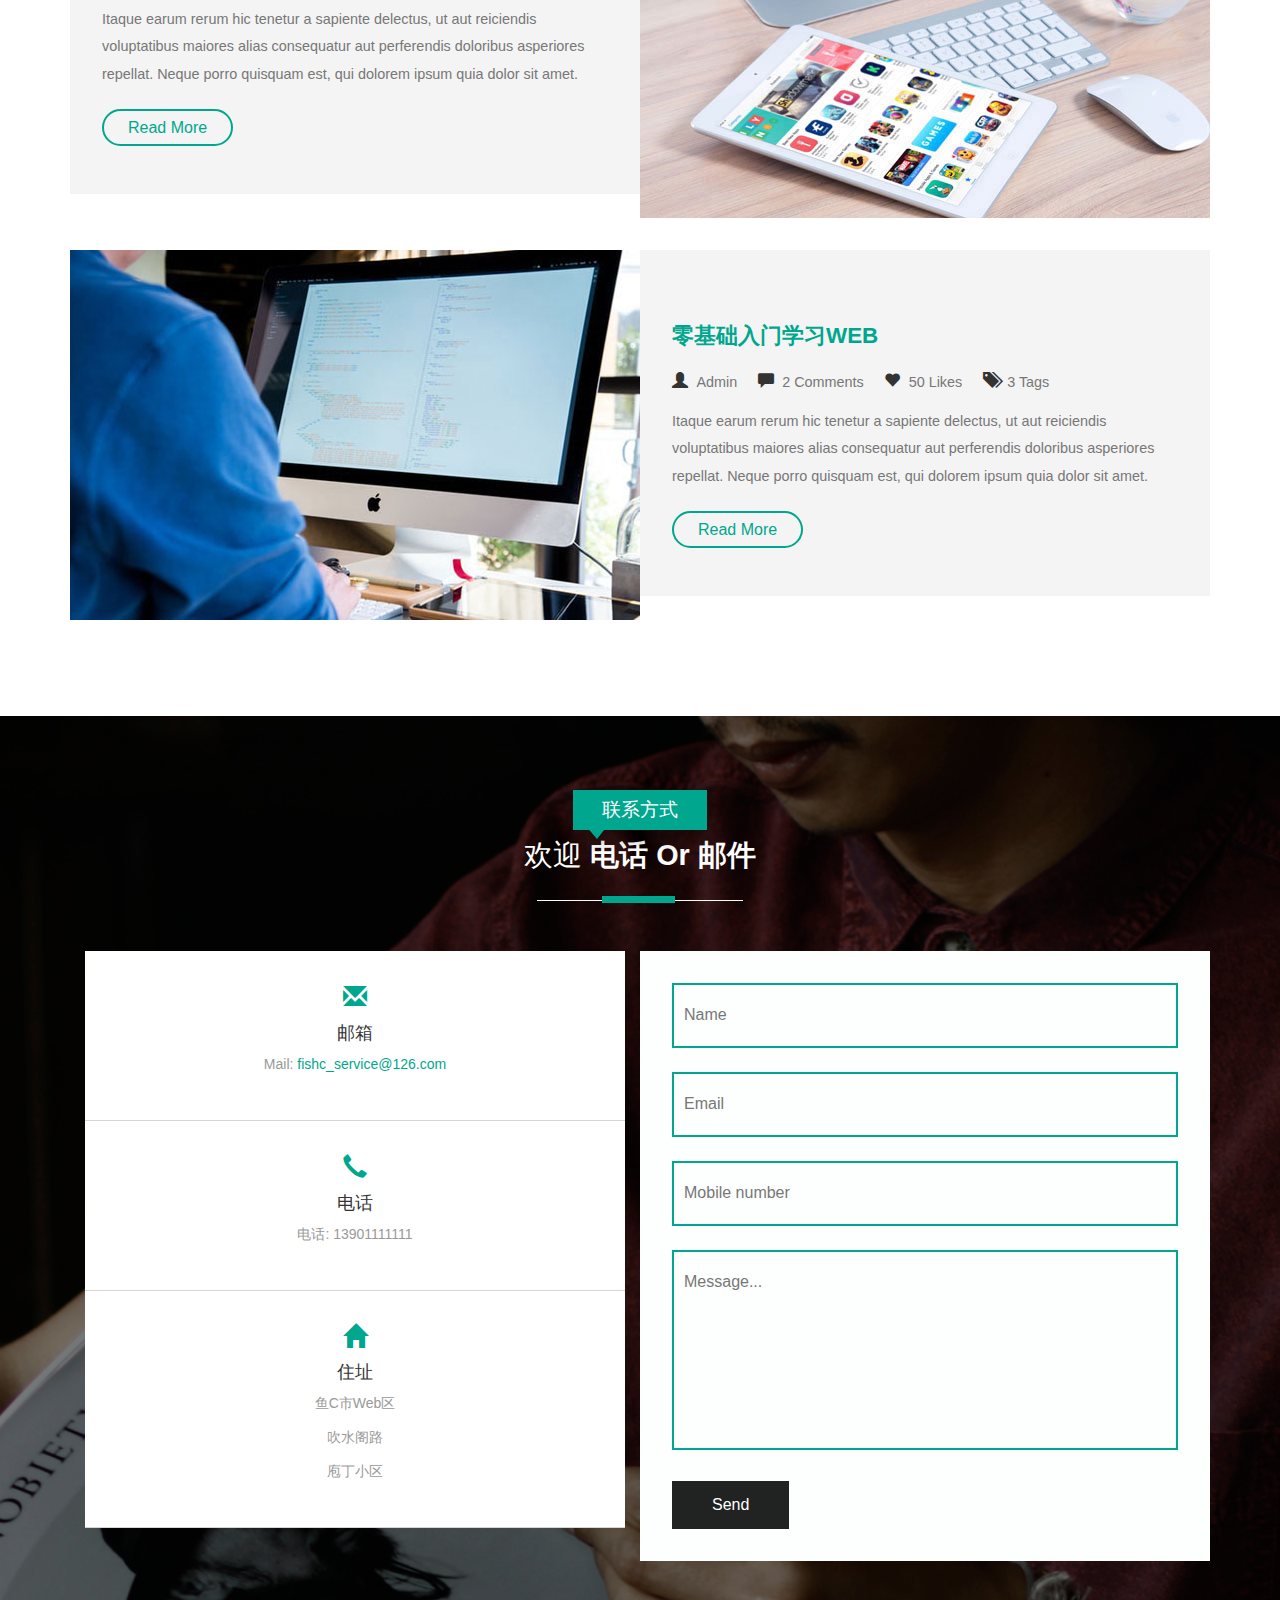
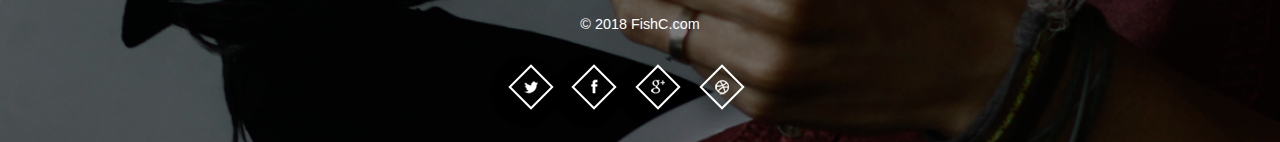
<file: demo/电子简历/index.html>
<!DOCTYPE HTML>
<html lang="en">
<head>
<title>高子轩的简历</title>
<link href="css/bootstrap.css" rel='stylesheet' type='text/css' />
<script src="js/jquery.min.js"></script>
<link href="css/style.css" rel='stylesheet' type='text/css' />
<meta name="viewport" content="width=device-width, initial-scale=1">
<meta http-equiv="Content-Type" content="text/html; charset=utf-8" />
<meta name="keywords" content="Preface Responsive web template, Bootstrap Web Templates, Flat Web Templates, Android Compatible web template, 
Smartphone Compatible web template, free webdesigns for Nokia, Samsung, LG, Sony Ericsson, Motorola web design" />
<script type="text/javascript" src="js/move-top.js"></script>
<script type="text/javascript" src="js/easing.js"></script>
<script type="text/javascript">
			jQuery(document).ready(function($) {
				$(".scroll").click(function(event){		
					event.preventDefault();
					$('html,body').animate({scrollTop:$(this.hash).offset().top},1000);
				});
			});
		</script>
</head>
<body>
<div id="home" class="header">
<div class="container">
<div class="top-header">
<div class="top-nav">
<div class="navigation">
<div class="logo">
<h1><a href="index.html"><span>F</span>ishC</a></h1>
</div>
<div class="navigation-right">
<span class="menu"><img src="images/menu.png" alt=" " /></span>
<nav class="link-effect-3" id="link-effect-3">
<ul class="nav1 nav nav-wil">
<li class="active"><a data-hover="Home" href="index.html">Home</a></li>
<li><a class="scroll" data-hover="About" href="#about">About</a></li>
<li><a class="scroll" data-hover="Services" href="#services">Services</a></li>
<li><a class="scroll" data-hover="Experience" href="#work">Experience</a></li>
<li><a class="scroll" data-hover="Portfolio" href="#port">Portfolio</a></li>
<li><a class="scroll" data-hover="Blog" href="#blogs">Blog</a></li>
<li><a class="scroll" data-hover="Contact" href="#contact">Contact</a></li>
</ul>
</nav>
<script>
								   $( "span.menu" ).click(function() {
									 $( "ul.nav1" ).slideToggle( 300, function() {
									 // Animation complete.
									  });
									 });
								</script>
</div>
<div class="clearfix"></div>
</div>
</div>
<div class="banner-info">
<div class="col-md-7 header-right">
<h1>您好 !</h1>
<h6>我是一名Web开发工程师</h6>
<ul class="address">
<li>
<ul class="address-text">
<li><b>NAME</b></li>
<li>高子轩</li>
</ul>
</li>
<li>
<ul class="address-text">
<li><b>出生日期</b></li>
<li>2010-02-10</li>
</ul>
</li>
<li>
<ul class="address-text">
<li><b>电话 </b></li>
<li>+18632653601</li>
</ul>
</li>
<li>
<ul class="address-text">
<li><b>地址 </b></li>
<li>廊坊市</li>
</ul>
</li>
<li>
<ul class="address-text">
<li><b>E-MAIL </b></li>
<li><a href="mailto:284473823@qq.com">284473823@qq.com</a></li>
</ul>
</li>
<li>
<ul class="address-text">
<li><b>WEBSITE </b></li>
<li><a href="http://www.fishc.com">www.baidu.com</a></li>
</ul>
</li>
</ul>
</div>
<div class="col-md-5 header-left">
<img src="images/gaozi.jpg" alt="">
</div>
<div class="clearfix"> </div>
</div>
</div>
</div>
</div>
<div id="about" class="about">
<div class="col-md-6 about-left">
<div id="owl-demo1" class="owl-carousel owl-carousel2">
<div class="item">
<div class="about-left-grid">
<h2>您好! 在下 <span>高子轩</span></h2>
<p>Lorem ipsum dolor sit amet, consectetur adipisicing elit, sed do eiusmod tempor incididunt ut labore et dolore magna aliqua. Ut enim ad minim veniam, quis nostrud exercitation ullamco laboris nisi ut aliquip ex ea commodo consequat. Duis aute irure dolor in reprehenderit in voluptate velit esse cillum dolore eu fugiat nulla pariatur. Excepteur sint occaecat cupidatat non proident, sunt in culpa qui officia deserunt mollit anim id est laborum. Sed ut perspiciatis.</p>
<ul>
<li><a class="a-btn-a scroll" href="#port">工作履历</a></li>
<li><a class="a-btn-h scroll" href="#contact">联系我～</a></li>
</ul>
</div>
</div>
<div class="item">
<div class="about-left-grid">
<h2>您好! 在下 <span>高子轩</span></h2>
<p>Lorem ipsum dolor sit amet, consectetur adipisicing elit, sed do eiusmod tempor incididunt ut labore et dolore magna aliqua. Ut enim ad minim veniam, quis nostrud exercitation ullamco laboris nisi ut aliquip ex ea commodo consequat. Duis aute irure dolor in reprehenderit in voluptate velit esse cillum dolore eu fugiat nulla pariatur. Excepteur sint occaecat cupidatat non proident, sunt in culpa qui officia deserunt mollit anim id est laborum. Sed ut perspiciatis.</p>
<ul>
<li><a class="a-btn-a scroll" href="#port">工作履历</a></li>
<li><a class="a-btn-h scroll" href="#contact">联系我～</a></li>
</ul>
</div>
</div>
<div class="item">
<div class="about-left-grid">
<h2>您好! 在下 <span>高子轩</span></h2>
<p>Lorem ipsum dolor sit amet, consectetur adipisicing elit, sed do eiusmod tempor incididunt ut labore et dolore magna aliqua. Ut enim ad minim veniam, quis nostrud exercitation ullamco laboris nisi ut aliquip ex ea commodo consequat. Duis aute irure dolor in reprehenderit in voluptate velit esse cillum dolore eu fugiat nulla pariatur. Excepteur sint occaecat cupidatat non proident, sunt in culpa qui officia deserunt mollit anim id est laborum. Sed ut perspiciatis.</p>
<ul>
<li><a class="a-btn-a scroll" href="#port">工作履历</a></li>
<li><a class="a-btn-h scroll" href="#contact">联系我～</a></li>
</ul>
</div>
</div>
</div>
</div>
<div class="col-md-6 about-right">
</div>
<div class="clearfix"> </div>
<link href="css/owl.carousel.css" rel="stylesheet">
<script src="js/owl.carousel.js"></script>
<script>
				$(document).ready(function() {
					$("#owl-demo1").owlCarousel({
						items : 1,
						lazyLoad : false,
						autoPlay : true,
						navigation : false,
						navigationText :  false,
						pagination : true,
					});
				});
			</script>
<script>
				$(document).ready(function() {
					$("#owl-demo3").owlCarousel({
						items : 1,
						lazyLoad : false,
						autoPlay : true,
						navigation : false,
						navigationText :  true,
						pagination :true,
					});
				});
			</script>
</div>
<div id="services" class="services">
<div class="container">
<div class="service-head one text-center ">
<h4>技能优势</h4>
<h3>我 <span>擅长</span></h3>
<span class="border two"></span>
</div>
<div class="wthree_about_right_grids w3l-agile">
<div class="col-md-6 wthree_about_right_grid">
<div class="col-xs-4 wthree_about_right_grid_left">
<div class="hvr-rectangle-in">
<i class="glyphicon glyphicon-pencil"></i>
</div>
</div>
<div class="col-xs-8 wthree_about_right_grid_right">
<h4>网页设计</h4>
<p>Lorem ipsum dolor sit amet, consectetur adipisicing elit, sed do eiusmod tempor incididunt ut labore et dolore magna aliqua. Ut enim.</p>
</div>
<div class="clearfix"> </div>
</div>
<div class="col-md-6 wthree_about_right_grid">
<div class="col-xs-4 wthree_about_right_grid_left">
<div class="hvr-rectangle-in">
<i class="glyphicon glyphicon-cog"></i>
</div>
</div>
<div class="col-xs-8 wthree_about_right_grid_right">
<h4>组件开发</h4>
<p>Lorem ipsum dolor sit amet, consectetur adipisicing elit, sed do eiusmod tempor incididunt ut labore et dolore magna aliqua. Ut enim.</p>
</div>
<div class="clearfix"> </div>
</div>
<div class="col-md-6 wthree_about_right_grid">
<div class="col-xs-4 wthree_about_right_grid_left">
<div class="hvr-rectangle-in">
<i class="glyphicon glyphicon-leaf"></i>
</div>
</div>
<div class="col-xs-8 wthree_about_right_grid_right">
<h4>精通Vue</h4>
<p>Lorem ipsum dolor sit amet, consectetur adipisicing elit, sed do eiusmod tempor incididunt ut labore et dolore magna aliqua. Ut enim.</p>
</div>
<div class="clearfix"> </div>
</div>
<div class="col-md-6 wthree_about_right_grid">
<div class="col-xs-4 wthree_about_right_grid_left">
<div class="hvr-rectangle-in">
<i class="glyphicon glyphicon-gift"></i>
</div>
</div>
<div class="col-xs-8 wthree_about_right_grid_right">
<h4>前端大神</h4>
<p>Lorem ipsum dolor sit amet, consectetur adipisicing elit, sed do eiusmod tempor incididunt ut labore et dolore magna aliqua. Ut enim.</p>
</div>
<div class="clearfix"> </div>
</div>
<div class="clearfix"> </div>
</div>
</div>
</div>
<div id="work" class="work">
<div class="container">
<div class="service-head text-center">
<h4>工作履历</h4>
<h3>奋斗过的 <span>公司</span></h3>
<span class="border one"></span>
</div>
<div class="time-main w3l-agile">
<div class="col-md-6 year-info">
<ul class="year">
<li>2016</li>
<li>2015</li>
<li>2014</li>
<li>2013</li>
<li>2012</li>
<div class="clearfix"></div>
</ul>
</div>
<ul class="col-md-6 timeline">
<li>
<div class="timeline-badge info"><i class="glyphicon glyphicon-briefcase"></i></div>
<div class="timeline-panel">
<div class="timeline-heading">
<h4 class="timeline-title">公司名称</h4>
</div>
<div class="timeline-body">
<p>Lorem ipsum dolor sit amet.Itaque earum rerum hic tenetur a sapiente delectus, ut aut reiciendis voluptatibus maiores alias consequatur aut perferendis doloribus </p>
</div>
</div>
</li>
<li>
<div class="timeline-badge primary"><i class="glyphicon glyphicon-briefcase"></i></div>
<div class="timeline-panel">
<div class="timeline-heading">
<h4 class="timeline-title">公司名称</h4>
</div>
<div class="timeline-body">
<p>Lorem ipsum dolor sit amet.Itaque earum rerum hic tenetur a sapiente delectus, ut aut reiciendis voluptatibus maiores alias consequatur aut perferendis doloribus </p>
</div>
</div>
</li>
<li>
<div class="timeline-badge danger"><i class="glyphicon glyphicon-briefcase"></i></div>
<div class="timeline-panel">
<div class="timeline-heading">
<h4 class="timeline-title">公司名称</h4>
</div>
<div class="timeline-body">
<p>Lorem ipsum dolor sit amet.Itaque earum rerum hic tenetur a sapiente delectus, ut aut reiciendis voluptatibus maiores alias consequatur aut perferendis doloribus </p>
</div>
</div>
</li>
<li>
<div class="timeline-badge success"><i class="glyphicon glyphicon-briefcase"></i></div>
<div class="timeline-panel">
<div class="timeline-heading">
<h4 class="timeline-title">公司名称</h4>
</div>
<div class="timeline-body">
<p>Lorem ipsum dolor sit amet.Itaque earum rerum hic tenetur a sapiente delectus, ut aut reiciendis voluptatibus maiores alias consequatur aut perferendis doloribus </p>
</div>
</div>
</li>
<li>
<div class="timeline-badge pass"><i class="glyphicon glyphicon-briefcase"></i></div>
<div class="timeline-panel">
<div class="timeline-heading">
<h4 class="timeline-title">公司名称</h4>
</div>
<div class="timeline-body">
<p>Lorem ipsum dolor sit amet.Itaque earum rerum hic tenetur a sapiente delectus, ut aut reiciendis voluptatibus maiores alias consequatur aut perferendis doloribus </p>
</div>
</div>
</li>
</ul>
<div class="clearfix"></div>
</div>
</div>
</div>
<div class="portfolio" id="port">
<div class="service-head text-center">
<h4>作品展示</h4>
<h3>案例 <span>截图</span></h3>
<span class="border"></span>
</div>
<div class="portfolio-grids">
<script src="js/easyResponsiveTabs.js" type="text/javascript"></script>
<script type="text/javascript">
									$(document).ready(function () {
										$('#horizontalTab').easyResponsiveTabs({
											type: 'default', //Types: default, vertical, accordion           
											width: 'auto', //auto or any width like 600px
											fit: true   // 100% fit in a container
										});
									});
									
				</script>
<div class="sap_tabs">
<div id="horizontalTab" style="display: block; width: 100%; margin: 0px;">
<ul class="resp-tabs-list">
<li class="resp-tab-item" aria-controls="tab_item-0" role="tab"><span>所有</span></li>
<li class="resp-tab-item" aria-controls="tab_item-1" role="tab"><span>网页设计</span></li>
<li class="resp-tab-item" aria-controls="tab_item-2" role="tab"><span>组件开发</span></li>
<li class="resp-tab-item" aria-controls="tab_item-3" role="tab"><span>模块开发</span></li>
</ul>
<div class="resp-tabs-container">
<div class="tab-1 resp-tab-content" aria-labelledby="tab_item-0">
<div class="col-md-3 team-gd ">
<a href="#portfolioModal1" class="portfolio-link b-link-diagonal b-animate-go" data-toggle="modal"><img src="images/pic4.jpg" alt="">
</a>
</div>
<div class="col-md-3 team-gd ">
<a href="#portfolioModal3" class="portfolio-link b-link-diagonal b-animate-go" data-toggle="modal"><img src="images/pic5.jpg" alt="">
</a>
</div>
<div class="col-md-3 team-gd ">
<a href="#portfolioModal2" class="portfolio-link b-link-diagonal b-animate-go" data-toggle="modal"><img src="images/pic9.jpg" alt="">
</a>
</div>
<div class="col-md-3 team-gd ">
<a href="#portfolioModal4" class="portfolio-link b-link-diagonal b-animate-go" data-toggle="modal"><img src="images/pic6.jpg" alt="">
</a>
</div>
<div class="col-md-3 team-gd yes_marg ">
<a href="#portfolioModal5" class="portfolio-link b-link-diagonal b-animate-go" data-toggle="modal"><img src="images/pic10.jpg" alt="">
</a>
</div>
<div class="col-md-3 team-gd yes_marg ">
<a href="#portfolioModal6" class="portfolio-link b-link-diagonal b-animate-go" data-toggle="modal"><img src="images/pic11.jpg" alt="">
</a>
</div>
<div class="col-md-3 team-gd yes_marg ">
<a href="#portfolioModal7" class="portfolio-link b-link-diagonal b-animate-go" data-toggle="modal"><img src="images/pic13.jpg" alt="">
</a>
</div>
<div class="col-md-3 team-gd yes_marg ">
<a href="#portfolioModal8" class="portfolio-link b-link-diagonal b-animate-go" data-toggle="modal"><img src="images/pic14.jpg" alt="">
</a>
</div>
<div class="clearfix"></div>
</div>
<div class="tab-1 resp-tab-content" aria-labelledby="tab_item-1">
<div class="col-md-3 team-gd ">
<div class="thumb">
<a href="#portfolioModal5" class="portfolio-link b-link-diagonal b-animate-go" data-toggle="modal"><img src="images/pic10.jpg" alt="">
</a>
</div>
</div>
<div class="col-md-3 team-gd  ">
<div class="thumb">
<a href="#portfolioModal6" class="portfolio-link b-link-diagonal b-animate-go" data-toggle="modal"><img src="images/pic11.jpg" alt="">
</a>
</div>
</div>
<div class="col-md-3 team-gd ">
<a href="#portfolioModal7" class="portfolio-link b-link-diagonal b-animate-go" data-toggle="modal"><img src="images/pic13.jpg" alt="">
</a>
</div>
<div class="clearfix"></div>
</div>
<div class="tab-1 resp-tab-content" aria-labelledby="tab_item-2">
<div class="col-md-3 team-gd ">
<a href="#portfolioModal2" class="portfolio-link b-link-diagonal b-animate-go" data-toggle="modal"><img src="images/pic9.jpg" alt="">
</a>
</div>
<div class="col-md-3 team-gd ">
<a href="#portfolioModal4" class="portfolio-link b-link-diagonal b-animate-go" data-toggle="modal"><img src="images/pic6.jpg" alt="">
</a>
</div>
<div class="col-md-3 team-gd">
<a href="#portfolioModal5" class="portfolio-link b-link-diagonal b-animate-go" data-toggle="modal"><img src="images/pic10.jpg" alt="">
</a>
</div>
<div class="col-md-3 team-gd">
<a href="#portfolioModal6" class="portfolio-link b-link-diagonal b-animate-go" data-toggle="modal"><img src="images/pic11.jpg" alt="">
</a>
</div>
<div class="clearfix"></div>
</div>
<div class="tab-1 resp-tab-content" aria-labelledby="tab_item-3">
<div class="col-md-3 team-gd ">
<a href="#portfolioModal5" class="portfolio-link b-link-diagonal b-animate-go" data-toggle="modal"><img src="images/pic10.jpg" alt="">
</a>
</div>
<div class="col-md-3 team-gd">
<a href="#portfolioModal6" class="portfolio-link b-link-diagonal b-animate-go" data-toggle="modal"><img src="images/pic11.jpg" alt="">
</a>
</div>
<div class="col-md-3 team-gd ">
<a href="#portfolioModal7" class="portfolio-link b-link-diagonal b-animate-go" data-toggle="modal"><img src="images/pic13.jpg" alt="">
</a>
</div>
<div class="clearfix"></div>
</div>
</div>
</div>
</div>
</div>
</div>
<div class="blog" id="blogs">
<div class="container">
<div class="service-head text-center">
<h4>博客</h4>
<h3>欢迎 <span>访问</span></h3>
<span class="border one"></span>
</div>
<div class="news-grid w3l-agile">
<div class="col-md-6 news-img">
<a href="#" data-toggle="modal" data-target="#myModal1"> <img src="images/b1.jpg" alt=" " class="img-responsive"></a>
</div>
<div class="col-md-6 news-text">
<h3> <a href="#" data-toggle="modal" data-target="#myModal1">零基础入门学习Web</a></h3>
<ul class="news">
<li><i class="glyphicon glyphicon-user"></i> <a href="#">Admin</a></li>
<li><i class="glyphicon glyphicon-comment"></i> <a href="#">2 Comments</a></li>
<li><i class="glyphicon glyphicon-heart"></i> <a href="#">50 Likes</a></li>
<li><i class="glyphicon glyphicon-tags"></i> <a href="#">3 Tags</a></li>
</ul>
<p>Itaque earum rerum hic tenetur a sapiente delectus, ut aut reiciendis voluptatibus maiores alias consequatur aut perferendis doloribus asperiores repellat. Neque porro quisquam est, qui dolorem ipsum quia dolor sit amet.</p>
<a href="#" data-toggle="modal" data-target="#myModal1" class="read hvr-shutter-in-horizontal">Read More</a>
</div>
<div class="clearfix"></div>
</div>
<div class="news-grid">
<div class="col-md-6 news-text two">
<h3> <a href="#" data-toggle="modal" data-target="#myModal1">零基础入门学习Web</a></h3>
<ul class="news">
<li><i class="glyphicon glyphicon-user"></i> <a href="#">Admin</a></li>
<li><i class="glyphicon glyphicon-comment"></i> <a href="#">2 Comments</a></li>
<li><i class="glyphicon glyphicon-heart"></i> <a href="#">50 Likes</a></li>
<li><i class="glyphicon glyphicon-tags"></i> <a href="#">3 Tags</a></li>
</ul>
<p>Itaque earum rerum hic tenetur a sapiente delectus, ut aut reiciendis voluptatibus maiores alias consequatur aut perferendis doloribus asperiores repellat. Neque porro quisquam est, qui dolorem ipsum quia dolor sit amet.</p>
<a href="#" data-toggle="modal" data-target="#myModal1" class="read hvr-shutter-in-horizontal">Read More</a>
</div>
<div class="col-md-6 news-img two">
<a href="#" data-toggle="modal" data-target="#myModal1"> <img src="images/b2.jpg" alt=" " class="img-responsive"></a>
</div>
<div class="clearfix"></div>
</div>
<div class="news-grid">
<div class="col-md-6 news-img">
<a href="#" data-toggle="modal" data-target="#myModal1"> <img src="images/b3.jpg" alt=" " class="img-responsive"></a>
</div>
<div class="col-md-6 news-text">
<h3> <a href="#" data-toggle="modal" data-target="#myModal1">零基础入门学习Web</a></h3>
<ul class="news">
<li><i class="glyphicon glyphicon-user"></i> <a href="#">Admin</a></li>
<li><i class="glyphicon glyphicon-comment"></i> <a href="#">2 Comments</a></li>
<li><i class="glyphicon glyphicon-heart"></i> <a href="#">50 Likes</a></li>
<li><i class="glyphicon glyphicon-tags"></i> <a href="#">3 Tags</a></li>
</ul>
<p>Itaque earum rerum hic tenetur a sapiente delectus, ut aut reiciendis voluptatibus maiores alias consequatur aut perferendis doloribus asperiores repellat. Neque porro quisquam est, qui dolorem ipsum quia dolor sit amet.</p>
<a href="#" data-toggle="modal" data-target="#myModal1" class="read hvr-shutter-in-horizontal">Read More</a>
</div>
<div class="clearfix"></div>
</div>
</div>
</div>
<div class="modal ab fade" id="myModal1" tabindex="-1" role="dialog" aria-labelledby="myModalLabel">
<div class="modal-dialog about" role="document">
<div class="modal-content about">
<div class="modal-header">
<button type="button" class="close ab" data-dismiss="modal" aria-label="Close"><span aria-hidden="true">&times;</span></button>
</div>
<div class="modal-body about">
<div class="about">
<div class="about-inner">
<img src="images/b3.jpg" alt="about"/>
<h4 class="tittle">A Fews words about us</h4>
<p>Lorem ipsum dolor sit amet Integer gravida,Lorem ipsum dolor sit amet Integer gravida velit,Ming sits in the corner the whole day. She's into crochet. quis dolor tristiqumsan.Mirum est notare quam littera gothica, quam nunc putamus parum claram, anteposuerit litterarum formas humanitatis per seacula quarta decima et quinta decima. velit quis dolor tristiqumsan.</p>
<p>Lorem ipsum dolor sit amet. Integer gravida velit quis dolor tristiqumsan.anteposuerit litterarum formas humanitatis per seacula amet Integer gravida velit. </p>
</div>
</div>
</div>
</div>
</div>
</div>
<div class="footer" id="contact">
<div class="container">
<div class="service-head one text-center">
<h4>联系方式</h4>
<h3>欢迎 <span>电话 Or 邮件</span></h3>
<span class="border two"></span>
</div>
<div class="mail_us">
<div class="col-md-6 mail_left">
<div class="contact-grid1-left">
<div class="contact-grid1-left1">
<span class="glyphicon glyphicon-envelope" aria-hidden="true"></span>
<h4>邮箱</h4>
<ul>
<li>Mail: <a href="mailto:info@example.com">fishc_service@126.com</a></li>
</ul>
</div>
</div>
<div class="contact-grid1-left">
<div class="contact-grid1-left1">
<span class="glyphicon glyphicon-earphone" aria-hidden="true"></span>
<h4>电话</h4>
<ul>
<li>电话: 13901111111</li>
</ul>
</div>
</div>
<div class="contact-grid1-left">
<div class="contact-grid1-left1">
<span class="glyphicon glyphicon-home" aria-hidden="true"></span>
<h4>住址</h4>
<ul>
<li>鱼C市Web区</li>
<li>吹水阁路</li>
<li>庖丁小区</li>
</ul>
</div>
</div>
<div class="clearfix"> </div>
</div>
<div class="col-md-6 mail_right">
<form action="#" method="post">
<input type="text" name="Name" value="Name" onFocus="this.value = '';" onBlur="if (this.value == '') {this.value = 'Name';}" required="">
<input type="email" name="Email" value="Email" onFocus="this.value = '';" onBlur="if (this.value == '') {this.value = 'Email';}" required="">
<input type="text" name="Mobile number" value="Mobile number" onFocus="this.value = '';" onBlur="if (this.value == '') {this.value = 'Mobile number';}" required="">
<textarea name="Message..." onFocus="this.value = '';" onBlur="if (this.value == '') {this.value = 'Message...';}" required="">Message...</textarea>
<input type="submit" value="Send">
</form>
</div>
<div class="clearfix"></div>
</div>
<div class="copy_right text-center">
<p>&copy; 2018 FishC.com</p>
<ul class="social-icons two">
<li><a href="#"> </a></li>
<li><a href="#" class="fb"> </a></li>
<li><a href="#" class="in"> </a></li>
<li><a href="#" class="dott"> </a></li>
</ul>
</div>
</div>
</div>
<div class="portfolio-modal modal fade slideanim" id="portfolioModal1" tabindex="-1" role="dialog" aria-hidden="true">
<div class="modal-content port-modal">
<div class="close-modal" data-dismiss="modal">
<div class="lr">
<div class="rl"></div>
</div>
</div>
<div class="container">
<div class="row">
<div class="col-lg-8 col-lg-offset-2 text-center">
<div class="modal-body">
<h3>Image-Title</h3>
<img src="images/pic4.jpg" class="img-responsive img-centered" alt="">
<p>Lorem Ipsum is simply dummy text of the printing and typesetting industry. Lorem Ipsum has been the industry's standard dummy text ever since the 1500s, when an unknown printer took a galley of type and scrambled it to make a type specimen book.</p>
</div>
</div>
</div>
</div>
</div>
</div>
<div class="portfolio-modal modal fade slideanim" id="portfolioModal2" tabindex="-1" role="dialog" aria-hidden="true">
<div class="modal-content port-modal">
<div class="close-modal" data-dismiss="modal">
<div class="lr">
<div class="rl"></div>
</div>
</div>
<div class="container">
<div class="row">
<div class="col-lg-8 col-lg-offset-2 text-center">
<div class="modal-body">
<h3>Image-Title</h3>
<img src="images/pic9.jpg" class="img-responsive img-centered" alt="">
<p>Lorem Ipsum is simply dummy text of the printing and typesetting industry. Lorem Ipsum has been the industry's standard dummy text ever since the 1500s, when an unknown printer took a galley of type and scrambled it to make a type specimen book.</p>
</div>
</div>
</div>
</div>
</div>
</div>
<div class="portfolio-modal modal fade slideanim" id="portfolioModal3" tabindex="-1" role="dialog" aria-hidden="true">
<div class="modal-content port-modal">
<div class="close-modal" data-dismiss="modal">
<div class="lr">
<div class="rl"></div>
</div>
</div>
<div class="container">
<div class="row">
<div class="col-lg-8 col-lg-offset-2 text-center">
<div class="modal-body">
<h3>Image-Title</h3>
<img src="images/pic5.jpg" class="img-responsive img-centered" alt="">
<p>Lorem Ipsum is simply dummy text of the printing and typesetting industry. Lorem Ipsum has been the industry's standard dummy text ever since the 1500s, when an unknown printer took a galley of type and scrambled it to make a type specimen book.</p>
</div>
</div>
</div>
</div>
</div>
</div>
<div class="portfolio-modal modal fade slideanim" id="portfolioModal4" tabindex="-1" role="dialog" aria-hidden="true">
<div class="modal-content port-modal">
<div class="close-modal" data-dismiss="modal">
<div class="lr">
<div class="rl"></div>
</div>
</div>
<div class="container">
<div class="row">
<div class="col-lg-8 col-lg-offset-2 text-center">
<div class="modal-body">
<h3>Image-Title</h3>
<img src="images/pic6.jpg" class="img-responsive img-centered" alt="">
<p>Lorem Ipsum is simply dummy text of the printing and typesetting industry. Lorem Ipsum has been the industry's standard dummy text ever since the 1500s, when an unknown printer took a galley of type and scrambled it to make a type specimen book.</p>
</div>
</div>
</div>
</div>
</div>
</div>
<div class="portfolio-modal modal fade slideanim" id="portfolioModal5" tabindex="-1" role="dialog" aria-hidden="true">
<div class="modal-content port-modal">
<div class="close-modal" data-dismiss="modal">
<div class="lr">
<div class="rl"></div>
</div>
</div>
<div class="container">
<div class="row">
<div class="col-lg-8 col-lg-offset-2 text-center">
<div class="modal-body">
<h3>Image-Title</h3>
<img src="images/pic10.jpg" class="img-responsive img-centered" alt="">
<p>Lorem Ipsum is simply dummy text of the printing and typesetting industry. Lorem Ipsum has been the industry's standard dummy text ever since the 1500s, when an unknown printer took a galley of type and scrambled it to make a type specimen book.</p>
</div>
</div>
</div>
</div>
</div>
</div>
<div class="portfolio-modal modal fade slideanim" id="portfolioModal6" tabindex="-1" role="dialog" aria-hidden="true">
<div class="modal-content port-modal">
<div class="close-modal" data-dismiss="modal">
<div class="lr">
<div class="rl"></div>
</div>
</div>
<div class="container">
<div class="row">
<div class="col-lg-8 col-lg-offset-2 text-center">
<div class="modal-body">
<h3>Image-Title</h3>
<img src="images/pic11.jpg" class="img-responsive img-centered" alt="">
<p>Lorem Ipsum is simply dummy text of the printing and typesetting industry. Lorem Ipsum has been the industry's standard dummy text ever since the 1500s, when an unknown printer took a galley of type and scrambled it to make a type specimen book.</p>
</div>
</div>
</div>
</div>
</div>
</div>
<div class="portfolio-modal modal fade slideanim" id="portfolioModal7" tabindex="-1" role="dialog" aria-hidden="true">
<div class="modal-content port-modal">
<div class="close-modal" data-dismiss="modal">
<div class="lr">
<div class="rl"></div>
</div>
</div>
<div class="container">
<div class="row">
<div class="col-lg-8 col-lg-offset-2 text-center">
<div class="modal-body">
<h3>Image-Title</h3>
<img src="images/pic13.jpg" class="img-responsive img-centered" alt="">
<p>Lorem Ipsum is simply dummy text of the printing and typesetting industry. Lorem Ipsum has been the industry's standard dummy text ever since the 1500s, when an unknown printer took a galley of type and scrambled it to make a type specimen book.</p>
</div>
</div>
</div>
</div>
</div>
</div>
<div class="portfolio-modal modal fade slideanim" id="portfolioModal8" tabindex="-1" role="dialog" aria-hidden="true">
<div class="modal-content port-modal">
<div class="close-modal" data-dismiss="modal">
<div class="lr">
<div class="rl"></div>
</div>
</div>
<div class="container">
<div class="row">
<div class="col-lg-8 col-lg-offset-2 text-center">
<div class="modal-body">
<h3>Image-Title</h3>
<img src="images/pic14.jpg" class="img-responsive img-centered" alt="">
<p>Lorem Ipsum is simply dummy text of the printing and typesetting industry. Lorem Ipsum has been the industry's standard dummy text ever since the 1500s, when an unknown printer took a galley of type and scrambled it to make a type specimen book.</p>
</div>
</div>
</div>
</div>
</div>
</div>
<div class="portfolio-modal modal fade slideanim" id="portfolioModal9" tabindex="-1" role="dialog" aria-hidden="true">
<div class="modal-content port-modal">
<div class="close-modal" data-dismiss="modal">
<div class="lr">
<div class="rl"></div>
</div>
</div>
<div class="container">
<div class="row">
<div class="col-lg-8 col-lg-offset-2 text-center">
<div class="modal-body">
<img src="images/pic1.jpg" class="img-responsive img-centered" alt="">
</div>
</div>
</div>
</div>
</div>
</div>
<a href="#home" id="toTop" style="display: block;"> <span id="toTopHover" style="opacity: 1;"> </span></a>
<script type="text/javascript">
									$(document).ready(function() {
										/*
										var defaults = {
								  			containerID: 'toTop', // fading element id
											containerHoverID: 'toTopHover', // fading element hover id
											scrollSpeed: 1200,
											easingType: 'linear' 
								 		};
										*/
										
										$().UItoTop({ easingType: 'easeOutQuart' });
										
									});
								</script>
<!--end-smooth-scrolling-->
<script src="js/bootstrap.js"></script>
</body>
</html>
</file>
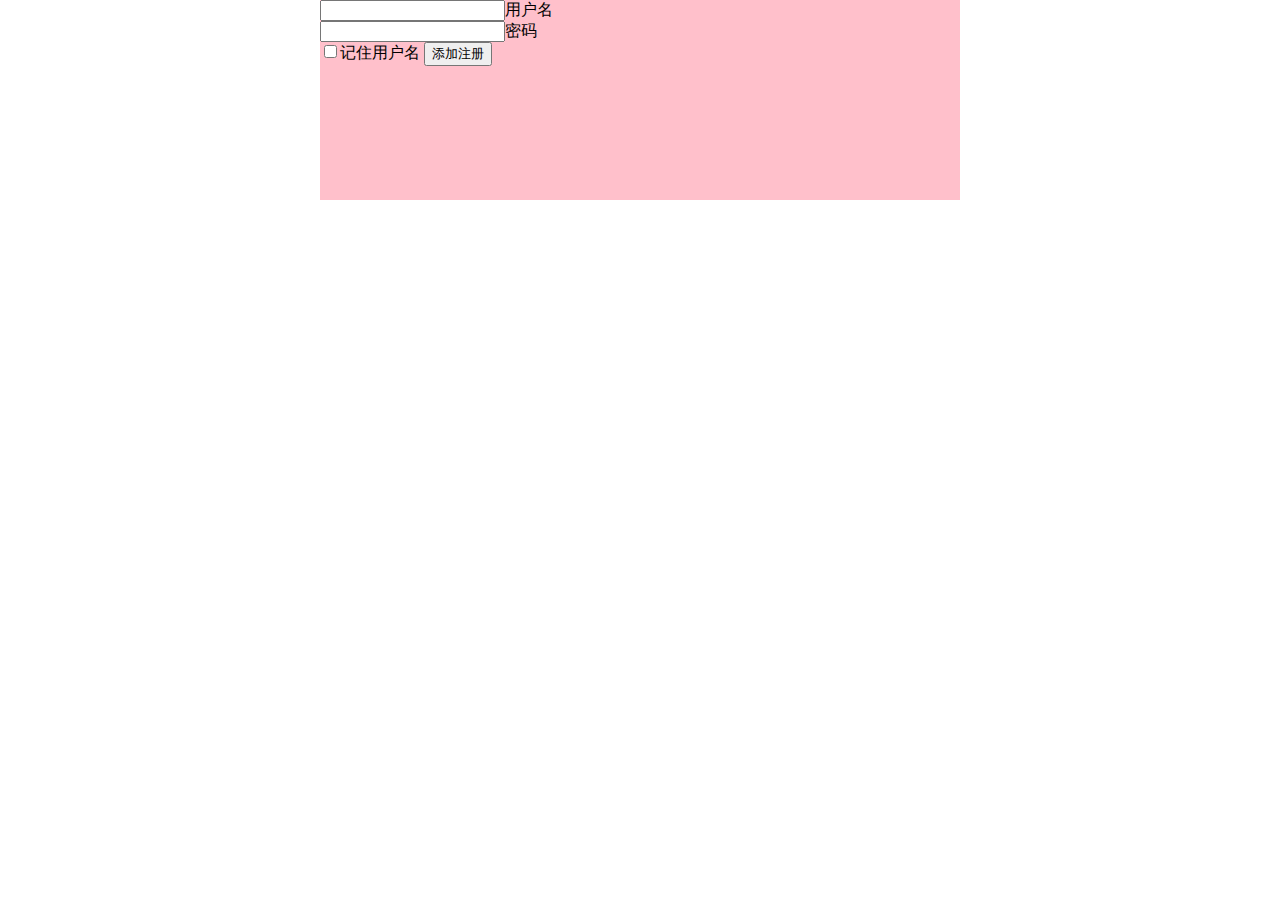
<file: demo/表单登录提交/index.html>
<!doctype html>
<html lang="en">
<head>
    <meta charset="UTF-8">
    <meta name="viewport"
          content="width=device-width, user-scalable=no, initial-scale=1.0, maximum-scale=1.0, minimum-scale=1.0">
    <meta http-equiv="X-UA-Compatible" content="ie=edge">
    <title>Document</title>
    <style>
        body {
            max-width: 640px;
            min-width: 320px;
            margin: 0 auto;
        }

        .biaodan {
            width: 100%;
            height: 200px;
            background-color: pink;
            margin: 0 auto;
        }

        #username {
        }


        #password {


        }


    </style>
</head>
<body>
<div class="biaodan">
    <input type="text" id="username">用户名
    <br>
    <input type="password" id="password">密码
    <br>
    <input type="checkbox" id=remember>记住用户名
    <button>添加注册</button>
</div>
<script>
    var username = document.querySelector("#username");
    var password = document.querySelector('#password');
    var remember = document.querySelector('#remember');
    var button = document.querySelector('button');
    if (localStorage.getItem('username')) {
        username.value = localStorage.getItem('username');
        password.value = localStorage.getItem('password');
        remember.checked = true;
    }
    button.addEventListener('click',function () {
        var usernameValue = username.value;
        var passwordValue = password.value;
        localStorage.setItem('username',usernameValue);
        localStorage.setItem('password',passwordValue);
        alert('注册成功')
    });

    remember.addEventListener('change',function () {
       if(this.chcked){
           localStorage.setItem('username',username.value);
           localStorage.setItem('password',passwordValue);
       }else {
           localStorage.removeItem('username');
           localStorage.removeItem('password');
       }
    })



</script>
</body>
</html>
</file>
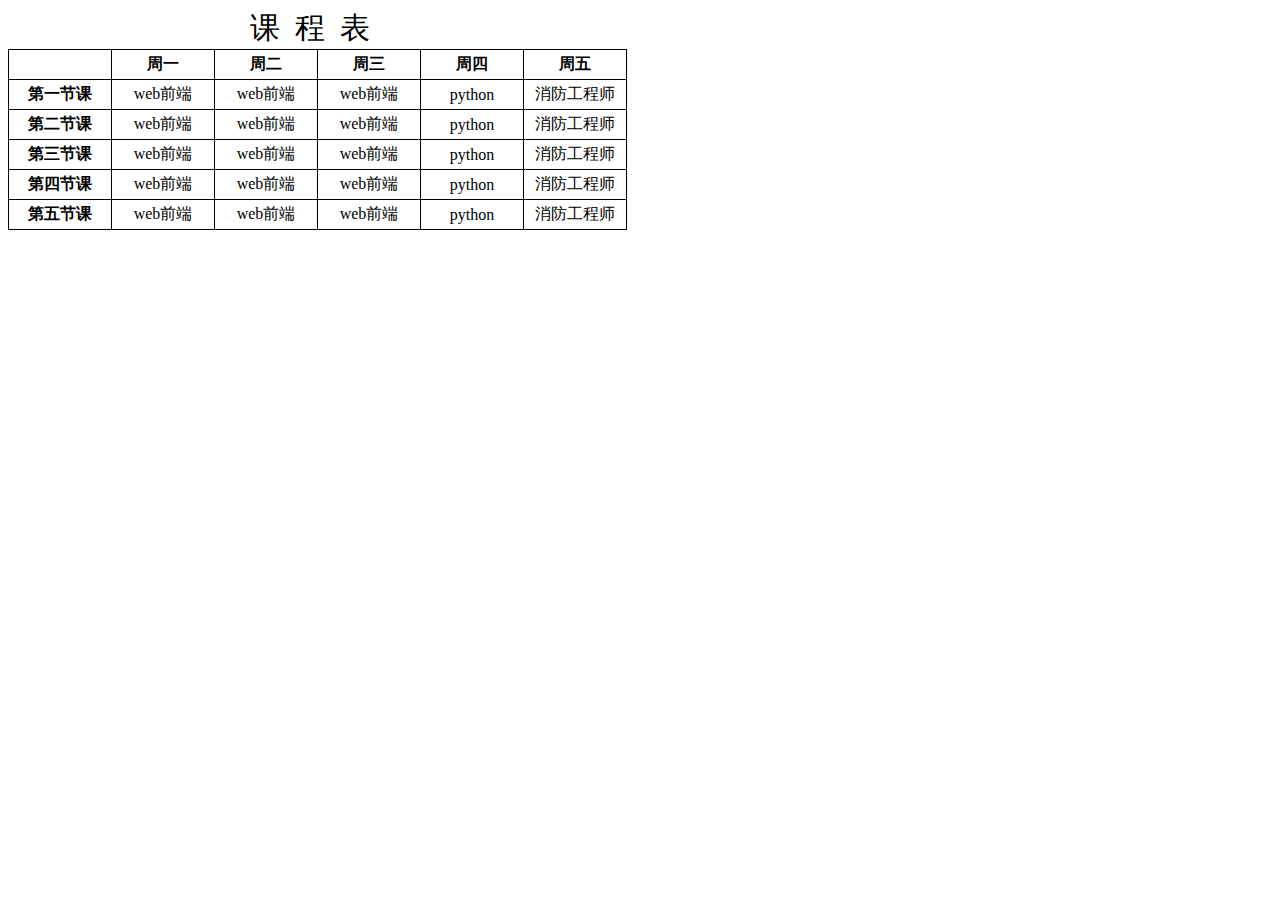
<file: demo/课程表/index.html>
<!DOCTYPE html>
<html lang="en">
<head>
    <meta charset="UTF-8">
    <title>课程表</title>
    <style>
        table {
            border-collapse: collapse;
        }

        table, th, td {
            border: 1px solid black;
            /*width: 600px;*/
            /*height: 100px;*/
        }

        th {
            width: 100px; /*th宽度 也就是列宽*/
        }

        tr {
            height: 30px; /*tr宽度，也就是行高*/
            text-align: center; /*表格文字居中*/
        }

        caption {
            font-size: 30px;
            letter-spacing: 15px;
        }


    </style>



</head>
<body>
<table>
    <caption>课程表</caption>


    <tr>
        <th>

        </th>
        <th>周一</th>
        <th>周二</th>
        <th>周三</th>
        <th>周四</th>
        <th>周五</th>
    </tr>
    <tr>
        <th>第一节课</th>
        <td>web前端</td>
        <td>web前端</td>
        <td>web前端</td>
        <td>python</td>
        <td>消防工程师</td>
    </tr>
    <tr>
        <th>第二节课</th>
        <td>web前端</td>
        <td>web前端</td>
        <td>web前端</td>
        <td>python</td>
        <td>消防工程师</td>
    </tr>
    <tr>
        <th>第三节课</th>
        <td>web前端</td>
        <td>web前端</td>
        <td>web前端</td>
        <td>python</td>
        <td>消防工程师</td>
    </tr>
    <tr>
        <th>第四节课</th>
        <td>web前端</td>
        <td>web前端</td>
        <td>web前端</td>
        <td>python</td>
        <td>消防工程师</td>
    </tr>
    <tr>
        <th>第五节课</th>
        <td>web前端</td>
        <td>web前端</td>
        <td>web前端</td>
        <td>python</td>
        <td>消防工程师</td>
    </tr>


</table>
</body>
</file>
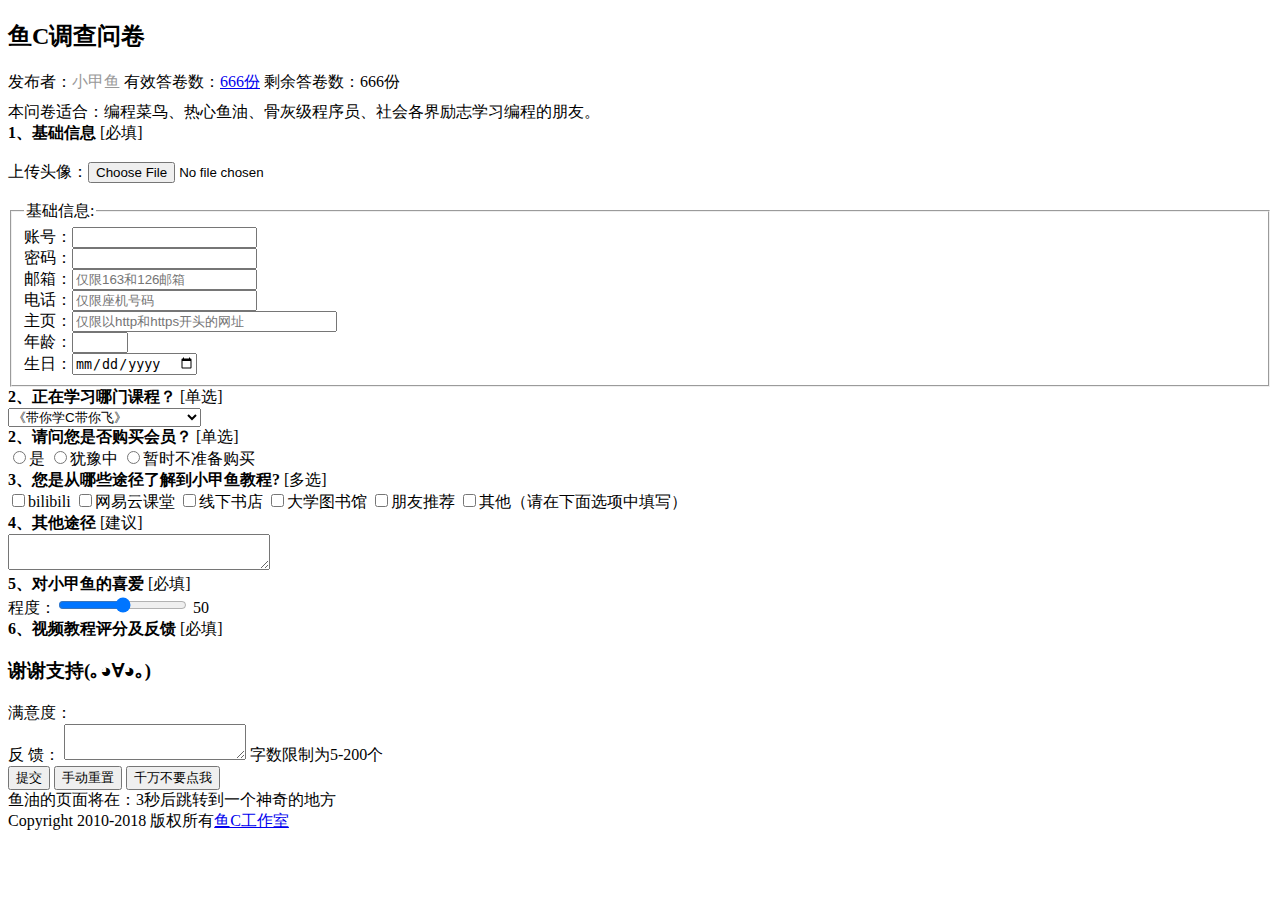
<file: demo/调查表单/index.html>
<!DOCTYPE html>
<html>
<head>
    <meta charset="UTF-8">
    <meta name="viewport" content="width=device-width, initial-scale=1.0">
    <meta name="keywords" content="鱼C工作室|免费编程视频教学|Python教学|Web开发教学|全栈开发教学|C语言教学|汇编教学|Win32开发|加密与解密|Linux教学">
    <meta name="description" content="鱼C工作室为大家提供最有趣的编程视频教学。">
    <meta name="author" content="鱼C工作室">
    <title>鱼C-问卷调查</title>
    <link href=https://ilovefishc.com/html5/html5/lesson23/final/css/fishc.css" rel="stylesheet" type="text/css"/>
    <link rel="shortcut icon" type="image/x-icon" href="images/favicon.ico">
    <script src="https://ilovefishc.com/html5/html5/lesson23/final/js/jquery.js"></script>
</head>
<body>
    <div class="main">
        <div class="topic">
            <h2>鱼C调查问卷</h2>
            <div class="info clearfix" style="height:30px">
                <span>发布者：<a rel="nofollow" style="color:#999!important" class="color-blue">小甲鱼</a>	</span>
                <span>有效答卷数：<a href="https://ilovefishc.com/" target="_blank" class="color-blue">666份</a></span>
                <span>剩余答卷数：666份</span>
            </div>
        </div>

        <div class="notice">
        本问卷适合：编程菜鸟、热心鱼油、骨灰级程序员、社会各界励志学习编程的朋友。
        </div>

        <form id="questionaryform" method="post" action="questionnaire.php">
            <div id="questionsDiv" class="questions">
                <div class="question">
                    <div class="header">
                        <div class="title" id="1">
                            <strong><span style="font-size:medium;">1、基础信息</span></strong>
                            <span class="type">[必填]</span>
                        </div>
                        <br>
                        <label id="upLabel">上传头像：<input type="file" accept="image/*" id="upFile" onchange="upShow(this)"></label>
                        <div id="showZone">
                            <img id="imgShowimg">
                        </div>
                        <fieldset>
                            <legend>基础信息:</legend>
                            <label>账号：<input type="text" name="userName" required></label><br>
                            <label>密码：<input type="password"></label> <br>
                            <label>邮箱：<input type="email" name="email" pattern="\w[-\w.+]*@(163.com|126.com)" placeholder="仅限163和126邮箱" required></label><br>
                            <label>电话：<input type="tel" name="tel" pattern="(\(\d{3,4}\)|\d{3,4}-|\s)?\d{8}" placeholder="仅限座机号码" required></label><br>
                            <label>主页：<input type="url" name="url" pattern="^((https|http)?:\/\/)[^\s]+" placeholder="仅限以http和https开头的网址" required size="30"></label><br>
                            <label>年龄：<input type="number" min="1" max="99"></label> <br>
                            <label>生日：<input type="date"></label> <br>
                        </fieldset>
                    </div>
                </div>

                <div class="question">
                    <div class="header">
                        <div class="title" id="2">
                            <strong><span style="font-size:medium;">2、正在学习哪门课程？</span></strong>
                            <span class="type">[单选]</span>
                        </div>
                    </div>
                    <select>
                        <option>《带你学C带你飞》</option>
                        <option>《数据结构和算法》</option>
                        <option>《零基础入门学习Web开发》</option>
                        <option>《零基础入门学习Python》</option>
                        <option>《极客Python之效率革命》</option>
                        <option>《零基础入门学习Scratch》</option>
                        <option>《零基础入门学习Delphi》</option>
                        <option>《零基础入门学习汇编语言》</option>
                        <option>《解密系列》</option>
                        <option>《Windows程序设计》</option>
                        <option>《C++快速入门》</option>
                    </select>
                </div>

                <div class="question">
                    <div class="header">
                        <div class="title" id="3">
                            <strong><span style="font-size:medium;">2、请问您是否购买会员？</span></strong>
                            <span class="type">[单选]</span>
                        </div>
                    </div>
                    <label><input name="radioChoose" type="radio" value=""/>是 </label>
                    <label><input name="radioChoose" type="radio" value=""/>犹豫中 </label>
                    <label><input name="radioChoose" type="radio" value=""/>暂时不准备购买 </label>
                </div>


                <div class="question">
                    <div class="header">
                        <div class="title" id="4">
                            <strong><span style="font-size:medium;">3、您是从哪些途径了解到小甲鱼教程?</span></strong>
                            <span class="type">[多选]</span>
                        </div>
                    </div>
                    <label><input name="checkboxChoose" type="checkbox" value=""/>bilibili </label>
                    <label><input name="checkboxChoose" type="checkbox" value=""/>网易云课堂 </label>
                    <label><input name="checkboxChoose" type="checkbox" value=""/>线下书店 </label>
                    <label><input name="checkboxChoose" type="checkbox" value=""/>大学图书馆 </label>
                    <label><input name="checkboxChoose" type="checkbox" value=""/>朋友推荐 </label>
                    <label><input name="checkboxChoose" type="checkbox" value=""/>其他（请在下面选项中填写） </label>
                </div>


                <div class="question">
                    <div class="header">
                        <div class="title" id="5">
                            <strong><span style="font-size:medium;">4、其他途径</span></strong>
                            <span class="type">[建议]</span>
                        </div>
                    </div>
                    <div class="blank"><textarea  cols="30" rows="2"></textarea></div>
                </div>


                <div class="question">
                    <div class="header">
                        <div class="title" id="7">
                            <strong><span style="font-size:medium;">5、对小甲鱼的喜爱</span></strong>
                            <span class="type">[必填]</span>
                        </div>
                    </div>
                     程度：<input id="snrPollInterval" type="range" value="50" min="0" max="100" oninput="changeNum()" />
                    <span id="rangNum">50</span>
                </div>

                <div class="question">
                    <div class="header">
                        <div class="title" id="8">
                            <strong><span style="font-size:medium;">6、视频教程评分及反馈</span></strong>
                            <span class="type">[必填]</span>
                        </div>
                    </div>
                </div>

                <div class="quiz">
                    <h3>谢谢支持(｡◕∀◕｡)</h3>
                    <div class="quiz_content">
                            <div class="goods-comm">
                                <div class="goods-comm-stars">
                                    <span class="star_l">满意度：</span>
                                    <div id="rate-comm-1" class="rate-comm"></div>
                                </div>
                            </div>

                        <div class="l_text">
                            <label class="m_flo">反  馈：</label>
                            <textarea name="" id="" class="text"></textarea>
                            <span class="tr">字数限制为5-200个</span>
                        </div>
                    </div>
                </div>
            </div>

            <div class="submit">
                <input type="submit" class="btnSubmit" value="提交">
                <input type="reset" value="手动重置" class="btnRest">
                <input type="button" value="千万不要点我" class="btnBuy" onclick="loveFishc()">
            </div>
        </form>

        <div id="tip">
            <div id="tip-bg"></div>
            <div id="tip-content">
                <span>鱼油的页面将在：<span id='timeBox'>3</span>秒后跳转到一个神奇的地方</span>
            </div>
        </div>

        <div class="copyright">
            <div>Copyright 2010-2018 版权所有<a href="https://ilovefishc.com/" target="_blank" class="color-blue">鱼C工作室</a>
            </div>
        </div>
    </div>

    <script src="https://ilovefishc.com/html5/html5/lesson23/final/js/fishc.js"></script>
</body>
</html>
</file>
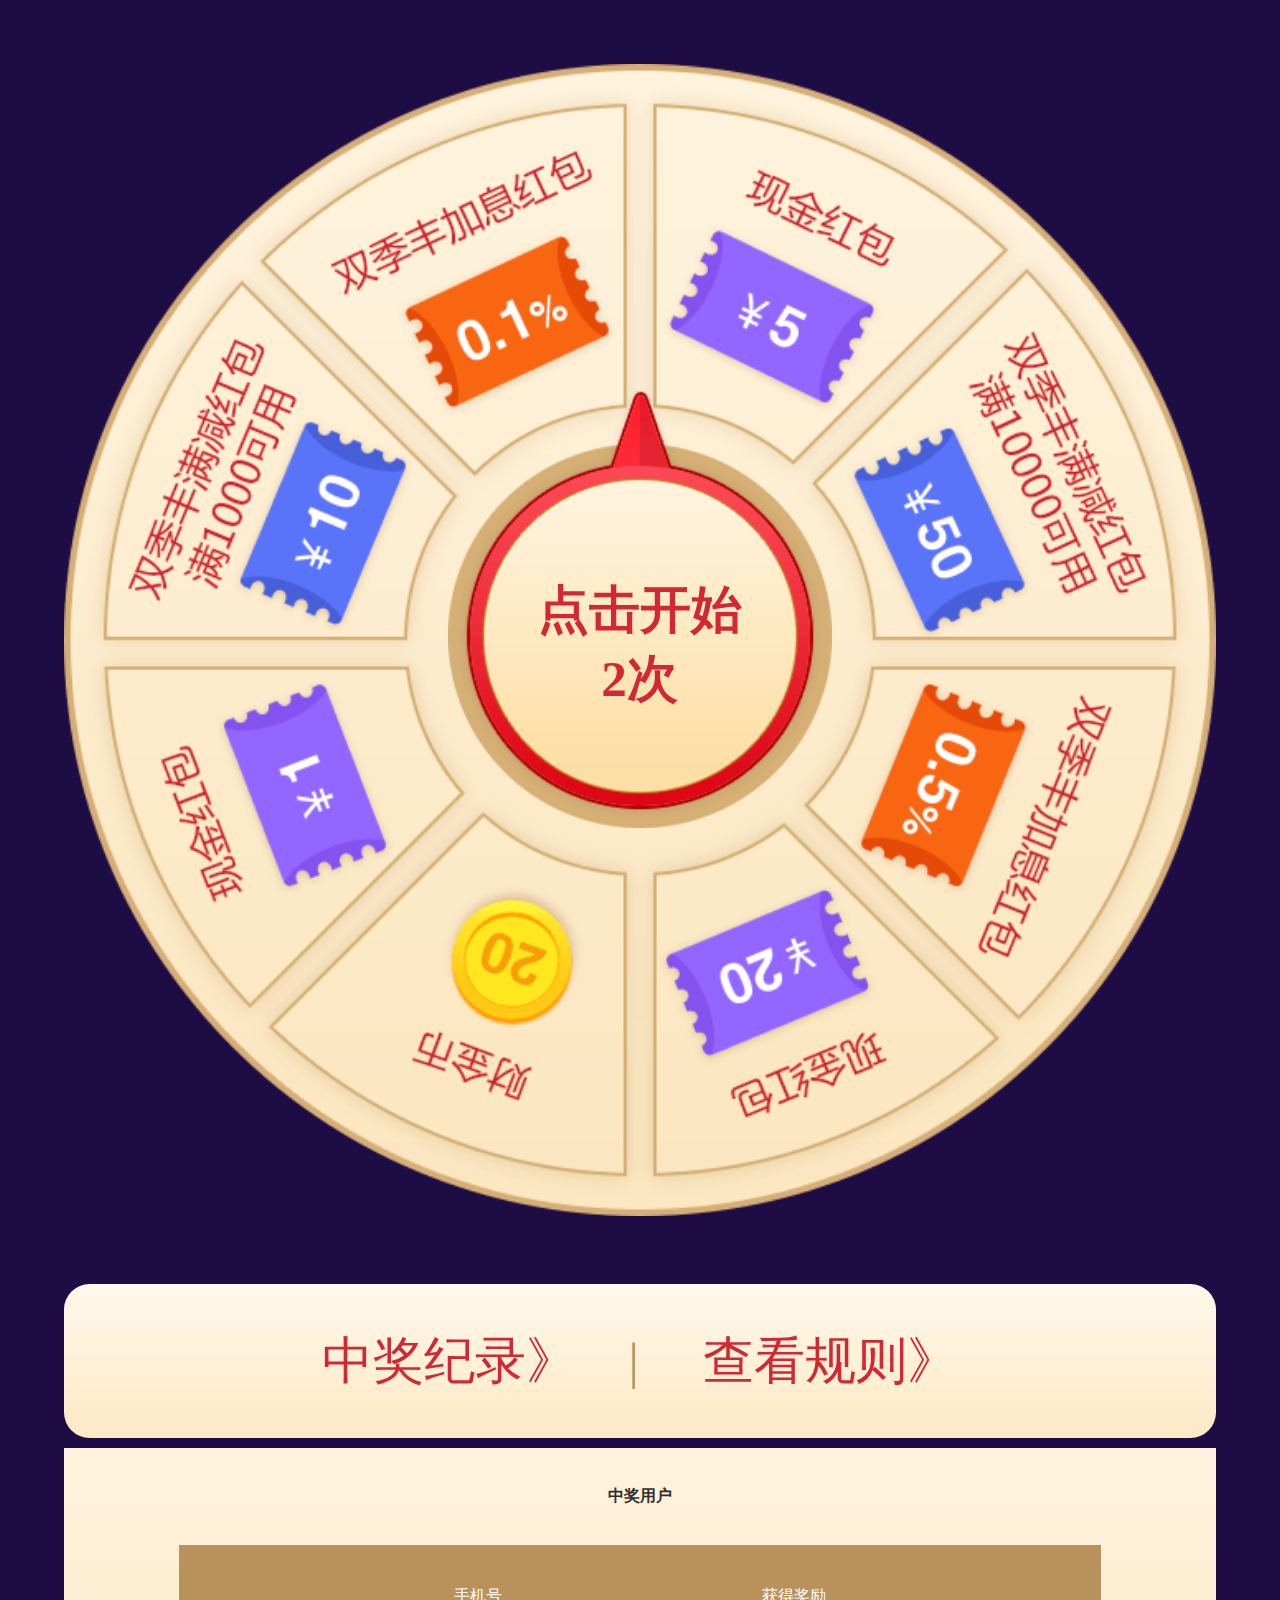
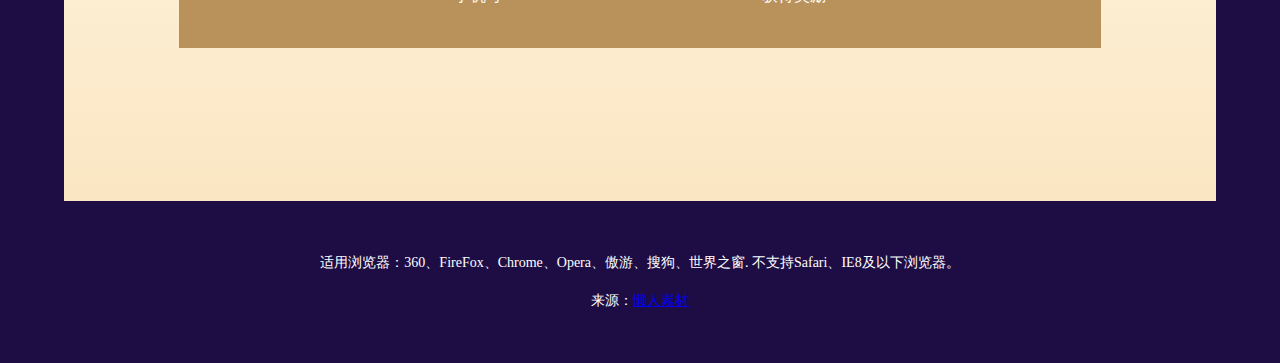
<file: demo/转盘大奖/index.html>
﻿<!DOCTYPE html>
<html lang="en">
<head>
<meta charset="UTF-8">
<meta name="viewport" content="width=device-width, minimum-scale=1.0, maximum-scale=1.0">
<title>jQuery手机端大转盘抽奖活动页面代码</title>

<link rel="stylesheet" type="text/css" href="css/index.css">

</head>
<body>

<div class="zp-box">
	<div class="dp-box">
		<img src="img/dipan.png" class="g-lottery-img">
	</div>
	<div class="zhizhen">
		<img src="img/zhizhen.png">
		<div id="cishu-text">点击开始<br><span id="cishu">0</span>次</div>
	</div>
</div>

<div class="jl">
	<p>
		<span id="zjjl">中奖纪录》</span>|<span id="look-gz">查看规则》</span>
	</p>
</div>
<div class="gdbox">
	<strong>中奖用户</strong>
	<p id="tit">
		<span>手机号</span>
		<span>获得奖励</span>
	</p>
	<div class="zhongj-bbk">
		<div class="zhongj-bb">
			<div class="zhongj-bbl" id="colee" style="overflow:hidden;">
				<div id="colee1"></div>
				<div id="colee2"></div>
			</div>
			<div class="zhongj-bbr" id="coleer" style="overflow:hidden;">
				<div id="coleer1" ></div>
				<div id="coleer2"></div>
			</div>
		</div>
	</div>
</div>

<!--遮罩&弹框-->
<div class="zz"></div>
<!--超级返现规则-->
<div class="cjfx">
	<img src="img/close.png" class="cjgz-c">
	<img src="img/cjgz.png" id="cjgz-img">
</div>
<!--转盘规则-->
<div class="zpgz">
	<img src="img/close.png" class="cjgz-c">
	<img src="img/zpgz.png" id="cjgz-img">
</div>
<!--中奖纪录-->
<div class="zj">
	<img src="img/close.png" class="cjgz-c">
	<img src="img/zjjl-img.png" id="cjgz-img">
	<div class="zj-content">
		<p>
			<span id="mytime">时间</span>
			<span id="myjl">获得奖励</span>
		</p>
		<ul>
			<li><span>2017.10.31</span><span>0.3%己烯醛</span></li>
			<li><span>2017.10.31</span><span>0.3%己烯醛</span></li>
			<li><span>2017.10.31</span><span>0.3%己烯醛</span></li>
			<li><span>2017.10.31</span><span>0.3%己烯醛</span></li>
			<li><span>2017.10.31</span><span>0.3%己烯醛</span></li>
			<li><span>2017.10.31</span><span>0.3%己烯醛</span></li>
		</ul>
	</div>
</div>
<!-- 无次数提示弹框 -->
<div class="wcs">
	<img src="img/close.png" class="cjgz-c">
	<img src="img/wcs-tk.png" class="wcs-img">
	<img src="img/ok-img.png" class="ok-img">
</div>
<!-- 当日是否投资弹框 -->
<div class="today">
	<img src="img/close.png" class="cjgz-c">
	<img src="img/tz-tk.png" class="tz-img">
	<img src="img/ok-img.png" class="ok-img">
</div>
<!-- 抽到奖励弹框 -->
<div class="jl-tk">
	<img src="img/close.png" class="cjgz-c">
	<img src="img/zj-tk.png" class="zj-img">
	<img src="img/ok-img.png" class="ok-img">
	<p class="texts">恭喜您已获得<br>双季丰满减红包满1000可用50元</p>
</div>
<script type="text/javascript" src="js/jquery.min.js"></script>
<script type="text/javascript" src="js/jquery.rotate.js"></script>
<script type="text/javascript" src="js/jquery.easing.min.js"></script>
<script type="text/javascript" src="js/jquery.jsonp.js"></script>
<script type="text/javascript" src="js/index.js"></script>

<div style="text-align:center;margin:50px 0; font:normal 14px/24px 'MicroSoft YaHei';">
<p>适用浏览器：360、FireFox、Chrome、Opera、傲游、搜狗、世界之窗. 不支持Safari、IE8及以下浏览器。</p>
<p>来源：<a href="http://www.lanrenzhijia.com/" target="_blank">懒人素材</a></p>
</div>
</body>
</html>
</file>
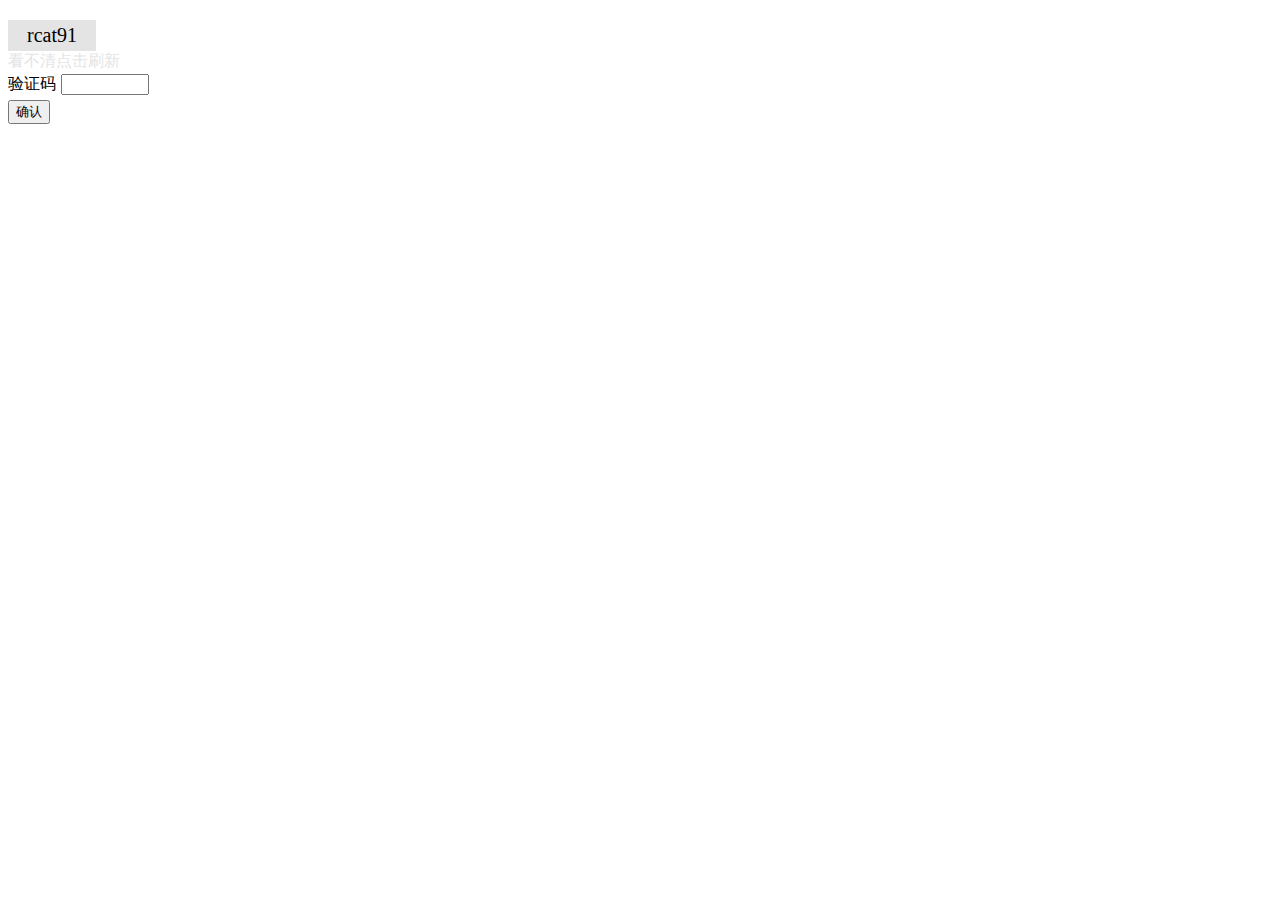
<file: demo/验证码生成/index.html>
<!DOCTYPE html>
<html lang="en">
<head>
    <!--编码格式-->
    <meta charset="UTF-8">
    <!--禁止用户缩放 最大缩放倍数 最小缩放倍数-->
    <meta name="viewport"
          content="width=device-width, initial-scale=1.0 user-scalable=no, minimum-scale=1.0, maximum-scale=1.0">
    <!--设置外链跳转域-->
    <meta name="referrer" content="no-referrer"/>
    <title>Title</title>
    <style>
        .validation {
            width: 300px;
            height: 300px;
            position: relative;
        }

        .validation p {
            font-size: 20px;
            background-color: #e4e4e4;
            width: 80px;
            text-align: center;
            padding: 4px;
            margin-bottom: 0;
        }

        .validation span {
            /*height: 40px;*/
            color: #e4e4e4;
            padding-top: 0;
            margin-top: 0;
            padding-bottom: 15px;
            position: absolute;
        }

        .validation img {
            display: none;
            position: absolute;
            margin-top: -8px;
        }

        .validation input {
            width: 80px;
            margin: 5px;
        }
    </style>
</head>
<body>
<div class="validation">
    <img src="未标题-1.png" alt="">
    <p id="nub">RD4528</p>
    <span>看不清点击刷新</span>
    <br>
    验证码<input type="text" id="input">

    <br>
    <button>确认</button>
</div>
</body>
<script>
    var nub = document.querySelector('#nub');
    var ipt = document.querySelector('#input');
    var btn = document.querySelector('button');
    var span = document.querySelector('span');

    var dist = ['0', '1', '2', '3', '4', '5', '6', '7', '8', '9', 'a', 'b', 'c', 'd', 'e', 'f', 'g', 'h', 'k', 'o', 'p', 'q', 'r', 's', 't'];
    var str = '';
    for (i = 0; i < 6; i++) {

        rdo = parseInt(Math.random() * (24 - 1 + 1) + 1);
        // console.log(dist[rdo]);
        str = str + dist[rdo];
    }
    nub.innerHTML = str;
    console.log(str);
    btn.addEventListener('click', function () {
        console.log(str);
        console.log(ipt.value);
        if (ipt.value === str) {
            location.href="http://www.mahaixiang.cn/";
        } else {
            alert('您输入的不正确');



        }

    });
    span.addEventListener('click', function () {
        str = '';

        for (i = 0; i < 6; i++) {

            rdo = parseInt(Math.random() * (24 - 1 + 1) + 1);
            // console.log(dist[rdo]);
            str = str + dist[rdo];
        }
        nub.innerHTML = str;
        console.log(str)
    })


</script>
</html>
</file>
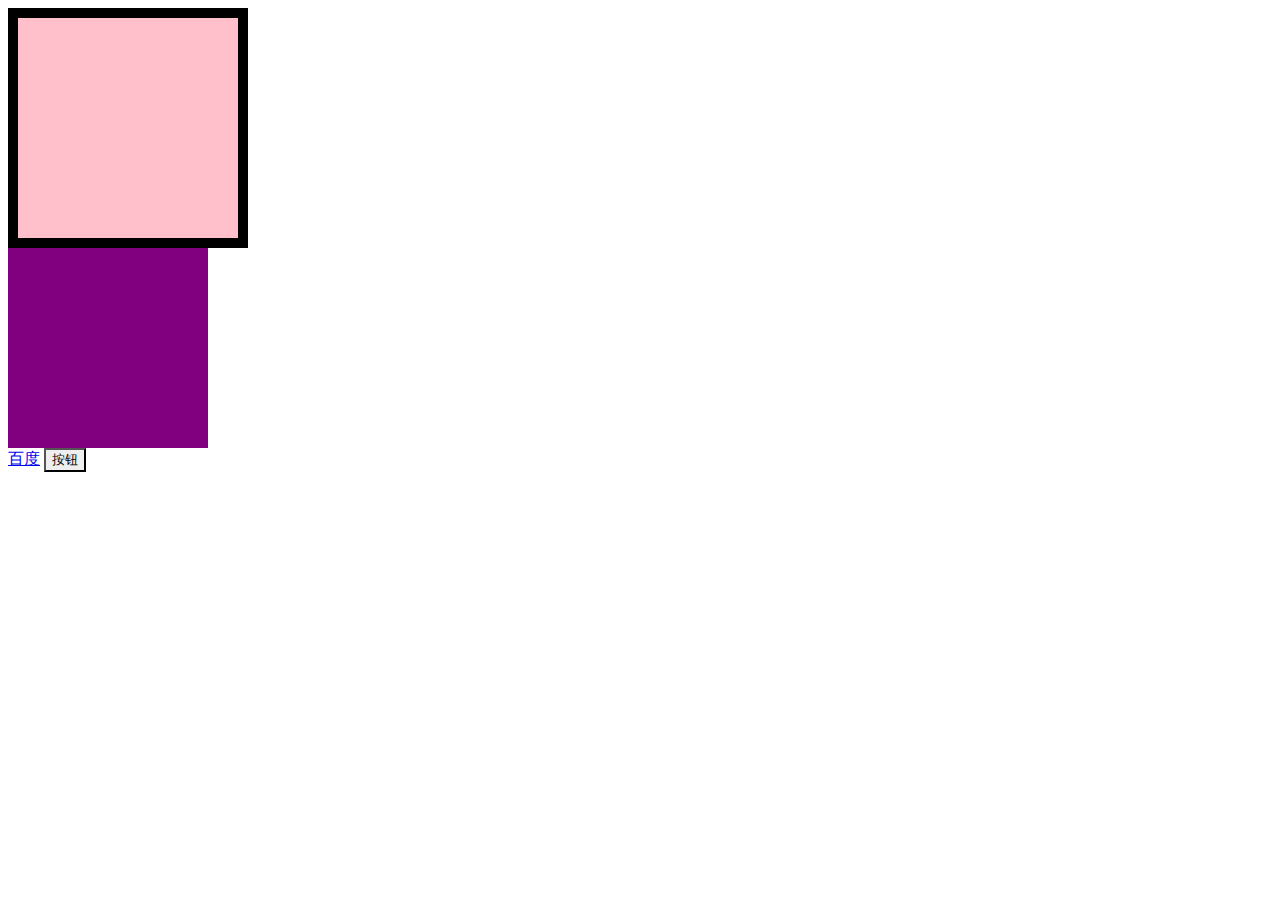
<file: pink老师css/400-移动端特殊样式/index.html>
<!doctype html>
<html lang="en">
<head>
    <meta charset="UTF-8">
    <meta name="viewport" content="width=device-width, user-scalable=no, initial-scale=1.0, maximum-scale=1.0, minimum-scale=1.0">
    <meta http-equiv="X-UA-Compatible" content="ie=edge">
    <title>Document</title>
    <style>
        /*第一个div-传统盒子模型*/
        div:nth-child(1){
            width: 200px;
            height: 200px;
            background-color: pink;
            padding: 10px;
            border: 10px solid black;
        }
        div:nth-child(2){
            width: 200px;
            height: 200px;
            padding: 10px;
            background-color: purple;
            box-sizing: border-box;
        }
        a{
            -webkit-tap-highlight-color: transparent;/*去除高亮*/
        }
        input{
            -webkit-appearance: none;/*去除按钮默认样式*/
            -webkit-touch-callout: none;/*去除长时间点击摁钮不放 弹出右键*/
        }
    </style>
</head>
<body>
<div></div>
<div></div>
<a href="http://www.baidu.com"> 百度</a>
<input type="button" value="按钮">
</body>
</html>
</file>
<file: demo/Cooper/css/cooper-shake.css>
*{margin:0;}

.bg{ position:absolute; z-index:3;}
.logo{ position:absolute; z-index:4; top:20px; left:20px;}

#index-bigtext{ position:absolute; z-index:5; left:30px; top:120px;}
#index-rulebtn{ position:absolute; z-index:6; right:10px; top:20px;}
#index-startbtn{ position:absolute; z-index:7; left:198px; top:820px;}

#game-winner-btn{ position:absolute; z-index:4; left:179px; top:900px;}
#game-winner-gift{ position:absolute; z-index:5; left:85px; top:180px;}
#game-winner-text{ position:absolute; z-index:5; font-size:40px; font-family:微软雅黑; color:#4781c1; top:650px; text-align:center; width:100%;}

#game-start-water{ position:absolute; z-index:2; top:470px;}
#shaketext{ position:absolute; z-index:99; top:360px; left:230px; font-size:48px; font-family:微软雅黑; color:white;}
#shaketext01{ position:absolute; z-index:99; top:360px; left:230px; font-size:48px; font-family:微软雅黑; color:white; display:block;}
#game-start-centerbg{ position:absolute; z-index:1; top:180px; left:97px;}

#game-loser-enjoy{ position:absolute; z-index:4; top:650px; left:120px;}
#game-loser-agein{ position:absolute; z-index:5; top:770px; left:200px;}
</file>
<file: demo/love/css/default.css>
body{margin:0;padding:0;background:#ffe;font-size:14px;font-family:'微软雅黑','宋体',sans-serif;color:#231F20;overflow:auto}
a {color:#000;font-size:14px;}
#main{width:100%;}
#wrap{position:relative;margin:0 auto;width:1100px;height:680px;margin-top:10px;}
#text{width:400px;height:425px;left:60px;top:80px;position:absolute;}
#code{display:none;font-size:16px;}
#clock-box {position:absolute;left:60px;top:550px;font-size:28px;display:none;}
#clock-box a {font-size:28px;text-decoration:none;}
#clock{margin-left:48px;}
#clock .digit {font-size:64px;}
#canvas{margin:0 auto;width:1100px;height:680px;}
#error{margin:0 auto;text-align:center;margin-top:60px;display:none;}
.hand{cursor:pointer;}
.say{margin-left:5px;}
.space{margin-right:150px;}
</file>
<file: demo/电子简历/css/style.css>
/*--
Author: W3layouts
Author URL: http://w3layouts.com
License: Creative Commons Attribution 3.0 Unported
License URL: http://creativecommons.org/licenses/by/3.0/
--*/
html, body{
    font-family: 'Open Sans', sans-serif;
    font-size: 100%;
  	background: #FFf;
}
body a{
	transition:0.5s all;
	-webkit-transition:0.5s all;
	-moz-transition:0.5s all;
	-o-transition:0.5s all;
	-ms-transition:0.5s all;
}
body h1,h2,h3,h4,h5,h6{
	    font-family: 'Asap', sans-serif;
}
/*-- header --*/
#home {
    background: url(../images/header-bg.jpg) no-repeat center top;
    background-size: cover;
    -webkit-background-size: cover;
    -moz-background-size: cover;
    -o-background-size: cover;
    -ms-background-size: cover;
    min-height:650px;
	position: relative;
}
.top-header {
	padding: 2em 0;
}
.logo h1 {
    margin: 0;
    text-transform: uppercase;
    font-weight: bold;
     color:#fff;
}
.logo h1 a{
	text-decoration:none;
	 color:#fff;
}
.logo span {
    border: 7px solid #00a78e;
    padding: 0px 14px;
    font-size: 1.2em;
    color: #fff;
}
.logo{
	float:left;
}
.navigation-right{
	float:right;
}
.navigation-right ul li{
	display:inline-block;
}
.navigation-right ul li a{
	color:#fff;
    font-size:1em;
    text-decoration: none;
    padding: 10px 0;
	text-transform:uppercase;
    font-family: 'Open Sans', sans-serif;
}
.navigation-right ul li.active a{
	    color: #00a78e;
}
span.menu{
	display:none;
}
/*-- nav-hover --*/
.link-effect-3 a {
	padding: 10px 0;
	margin: 0 12px;
	color: #797878;
	text-shadow: none;
	position: relative;  
    font-family: 'Open Sans', sans-serif;
}
.link-effect-3 a::before {
	position: absolute;
	top: 0;
	left: 0;
	overflow: hidden;
	padding: 10px 0;
	max-width: 0;
	border-bottom: 3px solid #00a78e;
    color: #00a78e;
	content: attr(data-hover);
	-webkit-transition: max-width 0.5s;
	-moz-transition: max-width 0.5s;
	transition: max-width 0.5s;
}
.link-effect-3 a:hover::before {
	max-width: 100%;
}
/*--banner-info--*/
.banner-info {
    background:rgba(23, 20, 20, 0.58);
    margin-top: 4em;
}
.header-left {
    padding: 3em;
}
.header-right {
    padding: 3em;
}
ul.address-text {
    padding: 0;
}
ul.address {
    padding: 0;
}
.header-left img {
    width: 100%;
     margin-top: 19px;
}
.header-right {
    padding-left: 3em;
}
.header-right h1 {
    font-size: 2.5em;
    color: #fff;
    margin: 0.5em 0 0;
    font-weight: bold;
}
.header-right h1 {
    font-size: 1.2em;
    color: #FFF;
    background: #00a78e;
    display: inline-block;
    padding: .5em 1.5em;
    position: relative;
	    box-shadow: 0 8px 17px 0 rgba(0,0,0,0.2),0 6px 20px 0 rgba(0,0,0,0.19);
}
.header-right h1:before {
       width: 0;
    height: 0;
    position: absolute;
    content: '';
    bottom: -9px;
    left: 12px;
    border-style: solid;
    border-width: 14px 11px 0 12px;
    border-color: #00a78e transparent transparent transparent;
}
.service-head h4 {
    font-size: 1.2em;
    color: #FFF;
    background: #00a78e;
    display: inline-block;
    padding: .5em 1.5em;
    position: relative;
	    box-shadow: 0 8px 17px 0 rgba(0,0,0,0.2),0 6px 20px 0 rgba(0,0,0,0.19);
}
.service-head h4:before {
    width: 0;
    height: 0;
    position: absolute;
    content: '';
    bottom: -9px;
    left: 12px;
    border-style: solid;
    border-width: 14px 11px 0 12px;
    border-color: #00a78e transparent transparent transparent;
	
}
.header-right h6 {
       font-size: 1em;
    color: #C7C7C7;
    margin-top: 0.8em;
    letter-spacing: 3px;
    text-transform: uppercase;
}
ul.address {
    margin-top: 2em;
    border-top: 1px solid #AFAFAF;
    padding-top: 0.5em;
}
ul.address li {
    display: block;
}
ul.address li ul.address-text li {
    display: inline-block;
    font-size: 1em;
    color: #fff;
    margin-top: 1em;
	font-weight: 400;
}
ul.address li ul.address-text li:nth-child(1){
	width: 20%;
}
ul.address li ul.address-text li a {
    color: #fff;
	text-decoration:none;
}
ul.address li ul.address-text li a:hover{
        color: #00a78e;
}
ul.address-text b {
    color:#fff;
}
/*--social-icons--*/
ul.social-icons{
	    display: block;
    padding: 0;
    background:#00a78e;
    padding:1.3em 0;
    text-align: center;
	margin:0;
}
.social-icons li {
    display: inline-block;
    margin-right: 1%;
}
.social-icons li a{  
    background: url(../images/social-icons2.png) no-repeat 3px 3px;
    display: block;
    height: 32px;
    width: 32px;
	margin-right: 1em;
	-webkit-transition: .5s all;
    transition: .5s all;
    -moz-transition: .5s all;
}
.social-icons li a:before {
	content: '';
    display: block;
    height: 32px;
    width: 32px;
       border: 2px solid #fff;
	-webkit-transform: rotate(45deg);
	transform: rotate(45deg);
	-moz-transform: rotate(45deg);
	-o-transform: rotate(45deg);
	-ms-transform: rotate(45deg); 
    box-shadow: 0 8px 17px 0 rgba(0,0,0,0.2),0 6px 20px 0 rgba(0,0,0,0.19);	
}
.social-icons li a.fb{
	background-position: 3px -30px;
}
.social-icons li a.in{
      background-position: 3px -62px;
}
.social-icons li a.dott {
background-position: 3px -94px;
}
.social-icons li a:hover::before {
    border-color: #00a78e;
	    box-shadow: 0 8px 17px 0 rgba(0,0,0,0.2),0 6px 20px 0 rgba(0,0,0,0.19);
}
/*-- wellcome-note --*/
.welcome-note{
	margin:3em 0;
}
.note{
	
}
.note h1{
	color:#FFF;
	font-size:2.5em;
	font-weight:400;
}
.note h1 span{
	font-weight:700;
}
/*-- /blogs --*/
.news-text {
    float: right;
    padding: 3.38em 2em;
    background: #f4f4f4;
}
.news-img {
    float: left;
    position: relative;
    padding: 0;
}
.news-text.two {
    float:left;
}
.news-img img,.news-img.two  img{
    width: 100%;
}
.news-img.two {
    float:right;
}
.news-text h3   {
    font-size: 1.4em;
    color: #333333;
    text-transform: uppercase;
        margin-bottom: 1em;
		font-weight:bold;
}
.news-text p {
    font-size: 0.9em;
    line-height: 1.9em;
    margin: 1em 0 2em 0;
    color: #777;
}
.news-text h3  a,ul.news li:hover  i{
	 color:#00a78e;
	 text-decoration:none;
}
ul.news li {
    display: inline-block;
       margin-right: 1em;
}
ul.news li i {
    margin-right: 4px;
}
ul.news li a{
    font-size: 0.9em;
    color: #777;
}
ul.news li i{
	color:#333;
}
a.read {
    padding: 0.5em 1.5em;
    font-size: 1em;
    color: #00a78e;
    border: 2px solid #00a78e;
    text-decoration: none;
    border-radius: 1.5em;
    -webkit-border-radius: 1.5em;
    -moz-border-radius: 1.5em;
    -o-border-radius: 1.5em;
    -ms-border-radius: 1.5em;
}
a.read:hover {
	background:#00a78e;
	color:#fff;
}
ul.news {
    padding: 0;
}
.news-grid {
    margin: 2em 0;
}
.news-grid:hover{
		transition:0.5s all;
	-webkit-transition:0.5s all;
	-moz-transition:0.5s all;
	-o-transition:0.5s all;
	-ms-transition:0.5s all;
   box-shadow: 0 8px 17px 0 rgba(0,0,0,0.2),0 6px 20px 0 rgba(0,0,0,0.19);
   -webkit-box-shadow: 0 8px 17px 0 rgba(0,0,0,0.2),0 6px 20px 0 rgba(0,0,0,0.19);
   -moz-box-shadow: 0 8px 17px 0 rgba(0,0,0,0.2),0 6px 20px 0 rgba(0,0,0,0.19);
   -o-box-shadow: 0 8px 17px 0 rgba(0,0,0,0.2),0 6px 20px 0 rgba(0,0,0,0.19);
}
.blog {
    padding:5em 0;
}
.about-inner p {
    color: #777;
    line-height: 1.8em;
    font-size:0.9em;
}
h4.tittle  {
    color: #00a78e;
    text-decoration: none;
    font-size: 1.4em;
    margin: 1em 0 0.5em 0;
    text-transform: uppercase;
    font-weight: bold;
}
.modal-dialog.about {
    width: 757px;
    margin:3.5em auto 0;
}
.modal-content.about {
    background-color: #fff;
    border-radius: 0px!important;
}
.modal-body {
    position: relative;
    padding: 20px;
    text-align: center;
}
/*-- about-us --*/
span.border {
    width: 18%;
    background: #8C8989;
    height: 1px;
    display: block;
    margin-top: 26px;
    position: relative;
    margin: 23px auto 0px;
}
 span.border:after {
       content: ' ';
    position: absolute;
    background: #00a78e;
    height: 7px;
    display: block;
    width: 73px;
    top: -4px;
    left: 103px;
}
span.border.one:after {
    content: ' ';
    position: absolute;
    background: #00a78e;
    height: 7px;
    display: block;
    width: 73px;
    top: -4px;
    left: 64px;
}
.about-left-grid h3{
	font-size:2.5em;
	color:#FFF;
}
.about-left-grid{
	width:70%;
	float:right;
    margin-right: 10em;
	min-height:433px;
}
.about-left-grid h2{
	color:#191919;
	font-size:2em;
}
.about-left-grid h2 span{
	font-weight:700;
}
.about-left-grid p{
    color: #666666;
    font-size:1em;
    line-height: 2em;
    margin-top: 1.5em;
} 
.about-left-grid ul{
	margin:3em 0 0 0;
	padding:0;
}
.about-left-grid ul li{
	display:inline-block;
}
.about-left-grid ul li:nth-child(1){
	margin-right: 0.2em;
}
.about-left {
      padding: 4.5em 0 4.7em 0;
    float: right;
    background: #f4f4f4;
}
.about-left-grid ul li a {
       padding: 0.6em 2em;
    font-size: 1.2em;
    color: #00a78e;
    border: 2px solid #00a78e;
    text-decoration: none;
    border-radius: 1.5em;
    -webkit-border-radius: 1.5em;
    -moz-border-radius: 1.5em;
    -o-border-radius: 1.5em;
    -ms-border-radius: 1.5em;
}
.about-left-grid ul li a:hover{
	background:#00a78e;
	color:#FFF;
	border-radius:1.5em;
	-webkit-border-radius:1.5em;
	-moz-border-radius:1.5em;
	-o-border-radius:1.5em;
	-ms-border-radius:1.5em;
}
.about-right{
	    float: left;
	padding:0;
	background:url(../images/gaozi2.jpg) no-repeat 0px 0px;
	min-height:580px;
	background-size: cover;
   -o-background-size: cover;
   -webkit-background-size: cover;
   -moz-background-size: cover;
   -ms-background-size: cover;
}
/*-- services --*/
.service-head h3{
	color: #1b242f;
    font-size: 2em;
    font-weight:300;
     font-family: 'Open Sans', sans-serif;
    margin: 0;
    padding: 0 0 0.2em 0;
}
.service-head h3 span{
	font-weight:700;
 font-family: 'Asap', sans-serif;
}
.wthree_about_left,.wthree_about_right{
	padding:0;
}
.wthree_about_right{
	background:#f5f5f5;
	padding:3.27em 8em;
}
.wthree_about_right h3{
	text-align:left;
}
.wthree_about_right h3 span:before,.wthree_about_right h3 span:after{
	content: '';
    position: absolute;
    bottom: 0%;
}
.wthree_about_right h3 span:before{
	left:0%;
    width:30%;
	height: 1px;
	background: #212121;
}
.wthree_about_right h3 span:after{
	right:85.5%;
    width: 2%;
    background: #EE692D;
    height: 4px;
}
.wthree_about_right p{
	margin:2em 0 3em;
	color:#999;
	line-height:1.8em;
}
.wthree_about_right p i{
	display:block;
	margin:1em 0 0;
}
.wthree_about_right_grid_left{
	padding: 0;
}
.wthree_about_right_grid_left i{
	font-size: 1.7em;
	color:#00a78e;
	top:.8em;
}
.wthree_about_right_grid:hover .wthree_about_right_grid_left i{
	color:#fff;
}
.wthree_about_right_grid_right h4{
	text-transform: uppercase;
    font-size: 1.2em;
    color: #00a78e;
    font-weight: bold;
}
.wthree_about_right_grid_right p{
	    margin: 1em 0 0;
    color: #586371;
    line-height: 1.9em;
    font-size: 0.9em;
}
.wthree_about_right_grid_right {
    padding-right: 0;
}
.wthree_about_right_grid:nth-child(2) {
    margin-bottom: 2em;
}
/* Rectangle In */
.hvr-rectangle-in {
  display: inline-block;
  vertical-align: middle;
  -webkit-transform: translateZ(0);
  transform: translateZ(0);
  box-shadow: 0 0 1px rgba(0, 0, 0, 0);
  -webkit-backface-visibility: hidden;
  backface-visibility: hidden;
  -moz-osx-font-smoothing: grayscale;
  position: relative;
  background:#00a78e;
  -webkit-transition-property: color;
  transition-property: color;
  -webkit-transition-duration: 0.3s;
  transition-duration: 0.3s;
  width: 70px;
    height: 70px;
    text-align: center;
	    border-radius: 50%;
}
.hvr-rectangle-in:before {
  content: "";
  position: absolute;
  z-index: -1;
  top: 0;
  left: 0;
  right: 0;
  bottom: 0;
  background:#F5F5F5;
  -webkit-transform: scale(1);
  transform: scale(1);
  -webkit-transition-property: transform;
  transition-property: transform;
  -webkit-transition-duration: 0.3s;
  transition-duration: 0.3s;
  -webkit-transition-timing-function: ease-out;
  transition-timing-function: ease-out;
      border-radius: 50%;
}
.hvr-rectangle-in:hover, .hvr-rectangle-in:focus, .hvr-rectangle-in:active {
  color: white;
}
.hvr-rectangle-in:hover:before, .hvr-rectangle-in:focus:before, .hvr-rectangle-in:active:before,.wthree_about_right_grid:hover .hvr-rectangle-in:before,.agileits_services_grid:hover .hvr-rectangle-in:before{
  -webkit-transform: scale(0);
  transform: scale(0);
}
.wthree_about_right_grids {
     margin-top: 4em;
}
#services {
    padding: 5em 0;
    background: #1b242f;
}
.service-head.one h3{
	color:#fff;
}
/*-- clients --*/

#work {
    padding: 5em 0;
}
.timeline {
  list-style: none;
      padding: 10px 0 10px;
  position: relative;
}
.timeline:before {
      top: 0;
    bottom: 0;
    position: absolute;
    content: " ";
    width: 1px;
    background-color: #ccc;
       left: -9px;
    margin-right: -1.5px;
}

.timeline > li {
  margin-bottom:10px;
  position: relative;
}

.timeline > li:before,
.timeline > li:after {
  content: " ";
  display: table;
}

.timeline > li:after {
  clear: both;
}

.timeline > li > .timeline-panel {
  width: calc( 100% - 75px );
    float: right;
    border: 1px solid #d4d4d4;
     padding: 15px 15px;
    position: relative;
  -webkit-box-shadow: 0 1px 6px rgba(0, 0, 0, 0.175);
  box-shadow: 0 1px 6px rgba(0, 0, 0, 0.175);
      background: #fff;
	  border-bottom: 5px solid #00a78e;
}
h4.timeline-title a {
    margin: 0;
    padding: 5px 0;
    color:#333;
}
h4.timeline-title a:hover {
    color: #00C6D7;
}
.timeline-body p {
    font-size: 0.9em;
    margin: 0;
    padding: 0;
    color: #777;
    line-height: 1.9em;
}
.timeline > li > .timeline-panel:before {
  position: absolute;
  top: 18px;
  left: -15px;
  display: inline-block;
  border-top: 15px solid transparent;
  border-right: 15px solid #ccc;
  border-left: 0 solid #ccc;
  border-bottom: 15px solid transparent;
  content: " ";
}

.timeline > li > .timeline-panel:after {
  position: absolute;
  top:19px;
  left: -14px;
  display: inline-block;
  border-top: 14px solid transparent;
  border-right: 14px solid #fff;
  border-left: 0 solid #fff;
  border-bottom: 14px solid transparent;
  content: " ";
}

.timeline > li > .timeline-badge {
  color: #fff;
  width: 50px;
  height: 50px;
  line-height: 50px;
  font-size: 1.4em;
  text-align: center;
  position: absolute;
  top: 16px;
  left: -33px;
  margin-right: -25px;
  background-color: #999999;
  z-index: 100;
  border-top-right-radius: 50%;
  border-top-left-radius: 50%;
  border-bottom-right-radius: 50%;
  border-bottom-left-radius: 50%;
}

.timeline-badge.primary {
  background-color: #eb5424 !important;
}

.timeline-badge.success {
  background-color: #237f52 !important;
}

.timeline-badge.warning {
  background-color: #f0ad4e !important;
}

.timeline-badge.danger {
  background-color: #bb1e10 !important;
}
.timeline-badge.pass {
  background-color: #fdbd10 !important;
}
.timeline-badge.info {
  background-color: #44c7f4 !important;
}
h4.timeline-title {
       color: #1b242f;
    font-size: 1.2em;
        font-weight: 600;
}
ul.year {
    text-align: right;
	    margin-left: 13em;
}
ul.year li {
     list-style: none;
    margin-top:30px;
    font-size: 1em;
    color: #fff;
    text-align: center;
    background: #1b242f;
    padding: 11px 0;
    width:60%;
    display: block;
}
ul.year li:nth-child(2){
	    margin-top: 119px;
}
ul.year li:nth-child(3){
	    margin-top: 129px;
}
ul.year li:nth-child(4){
	    margin-top: 116px;
}
ul.year li:nth-child(5){
	    margin-top: 112px;
}
.timeline-badge.success i {
    font-size: 0.9em;
}
.time-main {
    margin-top: 3em;
}
/*--//work--*/
/*-- portfolio --*/
.portfolio-head h2{
	color: #202020;
	font-size: 1.8em;
	font-family: 'Asap', sans-serif;
	margin:0;
	padding:0;
}
.portfolio-head h2 span{
	font-weight:700;
	color:#2ec06c;
}
.portfolio-head p:nth-child(2){
	font-size:1.1em;
	line-height:1.8em;
	color:#666666;
	width:80%;
	margin:1em auto 0 auto;
}
.portfolio-grid{
	margin-bottom:1.8em;
}
.portfolio-grid-pic{
	position:relative;
}
.portfolio-grid-pic img{
	width:100%;
}
.portfolio-grid-pic-caption{
	position:absolute;
	background:rgba(70, 194, 122, 0.82);
	top:0px;
	bottom:0;
	text-align:center;
	width:100%;
	display:none;
}
.portfolio-grid-pic-caption a{
	color:#FFF;
	text-align:center;
	border:1px solid #FFF;
	font-size:1em;
	padding:0.7em 1.8em;
	display:inline-block;
	text-decoration:none;
	border-radius: 0.3em;
	-webkit-border-radius: 0.3em;
	-moz-border-radius: 0.3em;
	-o-border-radius: 0.3em;
	-ms-border-radius: 0.3em;
	margin-top:8em;
	font-family: 'Asap', sans-serif;
}
.portfolio-grid-pic-caption a:hover{
	border-color:#202020;
	color:#202020;
}
.portfolio-grid:hover div.portfolio-grid-pic-caption{
	display:block;
}
.portfolio-grid-info h5{
	color: #202020;
	font-size: 1.4em;
	font-family: 'Asap', sans-serif;
	padding: 0.875em 0;
	margin: 0;
}
.portfolio-grid-info{
	background:#eeeeee;
	border-bottom-left-radius: 0.8em;
	border-bottom-right-radius: 0.8em;
}
.portfolio-grids{
	margin-top:3em;
}
.portfolio{
	padding:3.5em 0;
}
/*-- feedback --*/
.feedback{
	background: url(../images/feedback-bg.jpg) no-repeat 0px 0px;
	background-size: cover;
	min-height: 300px;
	padding: 6em 0 0 0;
}
.feedback-grid p{
	color: #FFf;
	font-size: 1.2em;
	line-height: 1.5em;
	width: 90%;
	margin: 0 auto;
}
.feedback-grid h4{
	color:#2ec06c;
	font-weight:700;
	font-family: 'Asap', sans-serif;
	font-size:1.3em;
	margin:1em 0 0 0;
}
.feedback-grid h4 span{
	color:#FFF;
	font-weight:400;
	font-size:0.7em;
	font-style:italic;
}
/*-- /portfolio --*/
.sap_tabs{
	clear:both;
	padding: 0em 0 0em;
}
.resp-tabs-list {
	text-align:center;
    list-style: none;
    margin: 3em 0 4em 0;
    padding: 0;
}
.resp-tab-item{
       margin: 0 3px;
    padding: 10px 20px;
    text-decoration: none;
    color: #343A4E;
    cursor: pointer;
    font-size: 18px;
    text-transform: uppercase;
    border: 2px solid #00a78e;
    display: inline-block;
    text-align: center;
    list-style: none;
    outline: none;
    -webkit-transition: all 0.3s ease-out;
    -moz-transition: all 0.3s ease-out;
    -ms-transition: all 0.3s ease-out;
    -o-transition: all 0.3s ease-out;
    transition: all 0.3s ease-out;
    text-transform: Capitalize;
    font-weight: 600;
}
.resp-tab-active,.resp-tab-item:hover{
	color: #fff;
       border: 2px solid #00a78e;
    background:#00a78e;
}
.resp-tabs-container {
	padding: 0px;
	clear: left;	
}
h2.resp-accordion {
	cursor: pointer;
	padding: 5px;
	display: none;
}
.resp-tab-content {
	display: none;
}
.resp-content-active, .resp-accordion-active {
   display: block;
}

.modal-header {
    border: none;
}
button.close{
	outline:none;
}
.modal-dialog {
    width: 600px;
    margin: 13em auto 0;
}
.port-modal{
	background:none;
	box-shadow:none;
	border:none;
	outline:none;
}
div#portfolioModal1,div#portfolioModal2,div#portfolioModal3,div#portfolioModal4,div#portfolioModal5,div#portfolioModal6,div#portfolioModal7,div#portfolioModal8,div#portfolioModal9,div#portfolioModal10 {
   
   background: rgba(0, 0, 0, 0.55);
}
.team-gd img {
    width: 100%;
	border-bottom: 9px solid rgba(0, 0, 0, 0.81);
}
/*-- portfolio --*/

#portfolio .portfolio-item {
    right: 0;
    margin: 0 0 15px;
}
#portfolio .portfolio-item .portfolio-link {
    display: block;
    position: relative;
    margin: 0 auto;
    max-width: 400px;
}
#portfolio .portfolio-item .portfolio-link .caption {
    position: absolute;
    width: 100%;
    height: 100%;
    opacity: 0;
    background: rgba(24,188,156,.9);
    -webkit-transition: all ease .5s;
    -moz-transition: all ease .5s;
    transition: all ease .5s;
}
#portfolio .portfolio-item .portfolio-link .caption:hover {
    opacity: 1;
}
#portfolio .portfolio-item .portfolio-link .caption .caption-content {
    position: absolute;
    top: 50%;
    width: 100%;
    height: 20px;
    margin-top: -12px;
    text-align: center;
    font-size: 20px;
    color: #fff;
}
#portfolio .portfolio-item .portfolio-link .caption .caption-content i {
    margin-top: -12px;
	font-size: 35px;
}
#portfolio * {
    z-index: 2;
}
@media(min-width:767px) {
    #portfolio .portfolio-item {
    margin: 0 0 30px;
    }
}

.portfolio-modal .modal-content h3 {
    margin: 0 0 44px 0px;
    font-size: 2em;
    color: #fff;
}
.portfolio-modal .modal-content img {
    margin: 0 auto;
}
.portfolio-modal .modal-content p {
	font-size: 14px;
    padding: 2em 0;
    line-height: 1.8em;
    color: #fff;
}
.portfolio-modal .close-modal {
    position: absolute;
    top: 25px;
    right: 25px;
   width: 45px;
    height: 45px
    background-color: transparent;
    cursor: pointer;
    z-index: 1;
}
.portfolio-modal .close-modal:hover {
    opacity: .7;
}
.col-lg-offset-2 {
    margin-left: 0;
	margin:30px auto 0;
	float:none;
}
.portfolio-modal .close-modal .lr {
    z-index: 1051;
    width: 1px;
    height:45px;
    margin-left: 35px;
    background-color: #fff;
    -webkit-transform: rotate(45deg);
    -ms-transform: rotate(45deg);
    transform: rotate(45deg);
}
.portfolio-modal .close-modal .lr .rl {
    z-index: 1052;
    width: 1px;
    height:45px;
    background-color: #fff;
    -webkit-transform: rotate(90deg);
    -ms-transform: rotate(90deg);
    transform: rotate(90deg);
}
.team-gd {
    padding: 0;
	position:relative;
}
.bottom-top {
    margin: 0 auto;
    text-align: center;
}

#port {
    padding:5em 0 0 0;
	    background: #f4f4f4;
}
/*-- //portfolio --*/
/*-- contact --*/
.mail_us{
	    margin-bottom: 50px;
    margin-top: 50px;
}
.contact-grid1-left {
    width: 100%;
}
.contact-grid1-left1 {
    padding: 2em;
    border-bottom: 1px ridge rgb(214, 212, 212);
    background:#fff;
    text-align: center;
}
.contact-grid1-left1 span {
    font-size: 1.5em;
      color: #00a78e;
}
.contact-grid1-left1 ul{
	padding:0;
}
.contact-grid1-left1 ul li {
    list-style-type: none;
    margin-bottom: 1em;
    font-size: 14px;
    color: #999;
}
.contact-grid1-left1 a:hover {
    color: #999;
}
.contact-grid1-left1 a {
      font-size: 14px;
    color: #00a78e;
    text-decoration: none;
}
ul.social-icons.two {
    display: block;
    padding: 0;
    margin: 2em 0;
    background: none;
}
.navbar-default .navbar-nav > li > a.active {
    color: #F2593A !important;
}
.mail_left img{
	width:100%;
}
.mail_right input[type="text"], .mail_right input[type="email"], .mail_right textarea {
       background: none;
    width: 100%;
    color: #777;
    padding: 19px 10px;
    margin-bottom: 24px;
    outline: none;
    border: 2px solid #00a78e;
}
.mail_right textarea {
	height:200px; 
	resize:none;	
}
.mail_right input[type="submit"] {
        border: none;
    outline: none;
    color: #fff;
    background: #212322;
    font-size: 16px;
    padding: 13px 40px;
}
.mail_right input[type="submit"]:hover{
 background: #00a78e;
	    transition: 0.5s all ease;
    -webkit-transition: 0.5s all ease;
    -moz-transition: 0.5s all ease;
    -o-transition: 0.5s all ease;
    -ms-transition: 0.5s all ease;
	color:#fff;
}
.contact iframe{
	width:100%;
	height:400px;
	outline:none;
}
.mail_right {
    background: #FDFFFE;
    padding: 2em;
}
span.border.two {
    width: 18%;
    background: #fff;
    height: 1px;
    display: block;
    margin-top: 26px;
    position: relative;
    margin: 23px auto 0px;
}
span.border.two:after {
    content: ' ';
    position: absolute;
    background: #00a78e;
    height: 7px;
    display: block;
    width: 73px;
    top: -4px;
    left:65px;
}
/*-- footer --*/
.footer {
    background: url(../images/contact.jpeg) no-repeat center top;
    background-size: cover;
    -webkit-background-size: cover;
    -moz-background-size: cover;
    -o-background-size: cover;
    -ms-background-size: cover;
    min-height: 650px;
    padding:5em 0 0em 0;
}
.footer_top ul li{
	font-size:22px;
	line-height:2em;
	list-style-type:none;
	text-transform:uppercase;
	display:inline-block;
	margin:0 20px;	
}
.footer_top ul {
    margin: 45px 0 45px;
	border-bottom:1px solid #fff;
    padding-bottom: 30px;
}
.footer_top ul li a{
	color:#B3B3B3;
	text-decoration:none;
	
}
/*-- //footer --*/
.copy_right p {
      color: #fff;
    font-size: 0.9em;
    line-height: 1.9em;
    margin: 1em 0;
}
.copy_right p a{
    color: #00a78e;
	text-decoration:none;
}
/*-- //contact --*/
#toTop {
	display: none;
	text-decoration: none;
	position: fixed;
	bottom: 14px;
	right: 3%;
	overflow: hidden;
	width: 32px;
	height: 32px;
	border: none;
	text-indent: 100%;
	background: url("../images/movetop.png") no-repeat 0px 0px;
}
#toTopHover {
	width: 32px;
	height: 32px;
	display: block;
	overflow: hidden;
	float: right;
	opacity: 0;
	-moz-opacity: 0;
	filter: alpha(opacity=0);
}
/*-- responsive-design --*/
@media(max-width:1366px){
	.about-left-grid {
		width: 70%;
		float: right;
		margin-right: 5em;
		min-height: 433px;
	}
	#work,.blog{
		padding:4em 0;
	}
	.footer {
		min-height: 650px;
		padding: 4em 0 0em 0;
	}
	#port {
      padding:4em 0 0 0;
	}
	.thumb .team_pos {
		bottom: -83px;
		left: 0;
		margin-top: -17px;
		padding: 6px 0;
	}
	
}
@media(max-width:1280px){
	
	.thumb .team_pos {
		bottom: -83px;
		left: 0;
		margin-top: -28px;
		padding: 6px 0;
	}
	.service-head h3 {
       font-size: 1.8em;
	}
	.about-left {
        padding: 5.5em 0 3.5em 0;
	}
	.about-left-grid p {
		font-size:0.9em;
		line-height: 2em;
		margin-top: 0.5em;
	}
}
@media(max-width:1024px){
	.about-left {
        padding:4em 0 3.5em 0;
	}
	.about-left-grid {
		width: 70%;
		float: right;
		margin-right:5em;
		min-height: 459px;
	}
	.news-text {
		float: right;
		padding: 0.7em 2em 2em 2em;
	}
	#work,.blog,#services {
		padding: 3em 0;
	}
	#port {
		padding: 3em 0 0 0;
	}
	.footer {
		min-height: 587px;
		padding: 3em 0 0em 0;
	}
	ul.year li:nth-child(2) {
		margin-top: 157px;
	}
	ul.year li:nth-child(3) {
		margin-top: 145px;
	}
	ul.year li:nth-child(4) {
		margin-top: 149px;
	}
	ul.year li:nth-child(5) {
		margin-top: 147px;
	}
	.thumb .team_pos {
		bottom: -83px;
		left: 0;
		margin-top: -50px;
		padding: 6px 0;
	}
}
@media(max-width:991px){
	.navigation-right ul li a {
       font-size: 0.9em;
	}
	.link-effect-3 a {
		padding: 10px 0;
		margin: 6px 4px;
	}
	.header-left {
		padding: 2em 2em 0em 0;
		float: right;
		width: 49%;
	}
	.header-right {
		padding-left: 3em;
		float: left;
		width: 50%;
		padding: 2em;
	}
	.banner-info {
		background: rgba(47, 44, 44, 0.58);
		margin-top:3em;
	}
	ul.address li ul.address-text li {
		display: inline-block;
		font-size: 0.9em;
		margin-top: 1em;
	}
	ul.address li ul.address-text li:nth-child(1) {
		width: 26%;
	}
	.about-right {
    float: none;
    min-height: 517px;
	}
	.about-left {
		padding: 3em 0 3em 0;
		float: none;
		background: #f4f4f4;
	}
	.about-left-grid {
		width:80%;
		float: none;
		margin-right: 0;
		min-height: 306px;
		margin-left: 7em;
	}
	#home {
	   min-height: 563px;  
	}
	span.border {
      width: 29%;
	}
	span.border.two {
		width: 27%;
	}
	ul.year {
		text-align: center;
		margin-left: 0;
		margin: 0 auto 2em 0;
		padding:0;
	}
	ul.year li {
		margin-top:10px;
		font-size: 1em;
		padding: 11px 0;
		width: 29%;
		display: block;
		margin: 0 auto;
		    margin-bottom: 1em;
	}
	ul.year li:nth-child(2){
		margin-top: 0px!important;
	}
	ul.year li:nth-child(3){
		margin-top: 0px!important;
	}
	ul.year li:nth-child(4){
		margin-top: 0px!important;
	}
	ul.year li:nth-child(5){
		margin-top: 0px!important;
		    margin-bottom: 0em;
	}
	.timeline > li > .timeline-badge {
		color: #fff;
		width: 50px;
		height: 50px;
		line-height: 50px;
		font-size: 1.4em;
		position: absolute;
		top: 16px;
		left: -3px;
	}
	.timeline:before {
		top: 0;
		bottom: 0;
		position: absolute;
		content: " ";
		width: 1px;
		background-color: #ccc;
		left: 20px;
		margin-right: -1.5px;
	}
	.team-gd {
		padding: 0;
		width: 33%;
		float: left;
	}
	.thumb:hover ul li {
		margin: 113px 0px 0;
	}
	.news-img,.news-img.two {
		float: none;
		position: relative;
		padding: 0;
	}
	.mail_right {
		padding: 2em;
		margin-top: 1em;
	}
	.about-left-grid ul li a {
		padding: 0.6em 2em;
		font-size: 1em;
	}
}
@media(max-width:800px){
	.thumb:hover ul li {
		margin: 113px 0px 0;
	}
	.about-left-grid {
		width: 80%;
		float: none;
		margin-right: 0;
		min-height: 367px;
		margin-left: 7em;
	}
	.resp-tab-item {
		margin: 0 3px;
		padding: 6px 17px;
		font-size: 16px;
	}
	.resp-tabs-list {
		margin: 2em 0 2em 0;
		padding: 0;
	}
	span.border:after {
		height: 7px;
		width: 73px;
		top: -4px;
		left: 74px;
	}
}
@media(max-width:768px){
	.about-right {
		float: none;
		min-height: 424px;
	}
	.about-left-grid {
		width: 80%;
		float: none;
		margin-right: 0;
		min-height: 367px;
		margin-left: 7em;
	}
}
@media(max-width:640px){
	.mail_right input[type="text"], .mail_right input[type="email"], .mail_right textarea {
		background: none;
		width: 100%;
		color: #777;
		padding: 10px 10px;
		margin-bottom: 12px;
		outline: none;
		border: 2px solid #00a78e;
		font-size: 0.9em;
	}
	.mail_right textarea {
		height: 100px;
		resize: none;
	}
	.mail_right input[type="submit"] {
		font-size: 15px;
		padding: 11px 40px;
	}
	.contact-grid1-left1 {
      padding: 1em;
	}
	.mail_left {
		padding: 0;
	}
	.mail_us {
		margin-bottom:12px;
		margin-top: 27px;
	}
	.news-text h3 {
		font-size: 1.1em;
		margin-bottom: 0.5em;
		line-height: 1.45em;
	}
	.news-grid:nth-child(3) {
		margin: 0;
	}
	.team-gd {
		padding: 0;
		width: 50%;
		float: left;
	}
	.wthree_about_right_grids {
		margin-top:2em;
	}
	span.menu {
		display: block;
		cursor: pointer;
		width: 100%;
		position: relative;
		text-align: center;
		margin: 0px;
	}
	.navigation-right ul {
		position: absolute;
		left: 2%;
		width: 96%;
		z-index: 999;
		text-align: center;
		padding: 0px;
		margin: 13px 0px 0px;
	}
	.navigation-right ul.nav1 li {
		display: inline-block;
		width: 100%;
		margin: 0px;
		padding: 10px 0em;
	}
	ul.nav1 {
		display: none;
		margin-top: 2em;
		    background: rgba(27, 26, 26, 0.98);
	}
	.navigation-right {
		margin: 0.7em 0 0;
	}
	.navigation-right ul li a {
		display: inline-block;
	}
	.navigation-right ul.nav1 li {
		padding: 0px 0;
	}
	.navigation-right ul.nav1 li:nth-child(7){
		padding-bottom:10px;
	}
	.about-left-grid {
		width: 80%;
		float: none;
		margin-right: 0;
		min-height: 390px;
		margin-left: 7em;
	}
	span.border:after {
		height: 7px;
		width: 73px;
		top: -4px;
		left: 53px;
	}
	span.border.one:after {
		content: ' ';
		position: absolute;
		background: #00a78e;
		height: 7px;
		display: block;
		width: 73px;
		top: -4px;
		left: 46px;
	}
	span.border.two:after {
		content: ' ';
		position: absolute;
		background: #00a78e;
		height: 7px;
		display: block;
		width: 73px;
		top: -4px;
		left: 43px;
	}
	.modal-dialog.about {
		width: 611px;
		margin: 2em auto 0;
	}
	.about-inner img{
		width:100%;
	}
	.banner-info {
		margin-top: 2em;
	}
	.wthree_about_right_grid:nth-child(2) {
		margin-bottom: 1em;
	}
}
@media(max-width:600px){
	.modal-dialog.about {
		width: 518px;
		margin: 2em auto 0;
	}
	.portfolio-grids {
		margin-top: 1.5em;
	}
	.about-left-grid {
		width: 80%;
		float: none;
		margin-right: 0;
		min-height: 418px;
		margin-left: 7em;
	}
}
@media(max-width:480px){
	.wthree_about_right_grids {
		margin-top:1.5em;
	}
	h4.timeline-title {
      font-size: 1em;
	}
	#work, .blog, #services {
		padding: 2em 0;
	}
	.service-head h3 {
		font-size: 1.3em;
	}
	.service-head h4 {
		font-size: 0.9em;
		padding: .5em 1.2em
	}
	span.border {
		    width: 40%;
		background: #8C8989;
		height: 1px;
		display: block;
		margin: 11px auto 0px;
	}
	span.border.two {
		width: 39%;
	}
	.time-main {
		margin-top: 1.5em;
	}
	.mail_right {
		padding: 1em;
		margin-top: 1em;
	}
	.resp-tab-item {
		margin: 0 0 5px 0px;
		padding: 6px 11px;
		font-size: 14px;
	}
	.thumb .team_pos {
		bottom: -83px;
		left: 0;
		margin-top: -79px;
		padding: 6px 0;
	}
	ul.news li {
		display: inline-block;
		margin-right: 0.5em;
	}
	.about-right {
		float: none;
		min-height: 334px;
	}
	.about-left-grid ul {
		margin: 1.5em 0 0 0;
		padding: 0;
	}
	.about-left-grid {
		width: 93%;
		float: none;
		margin-right: 0;
		min-height: 390px;
		margin-left: 2em;
	}
	.about-left-grid ul li a {
		padding: 0.6em 2em;
		font-size: 0.9em;
	}
	.modal-dialog.about {
		width: 442px;
		margin: 2em auto 0;
	}
	.header-right {
	    padding-left:0em;
		float: left;
		width: 100%;
		padding: 1em 1em 0em 1em;
	}
	.header-right h1 {
		font-size: 1em;
		padding: .4em 1em;
	}
	.header-left {
		padding: 0em 1em 1em 1em;
		float: right;
		width: 100%;
	}
	.header-left img {
		width: 100%;
		margin-top: 3px;
	}
	.logo h1 {
		margin: 0;
		font-size: 1.8em;
	}
	.logo span {
		border: 7px solid #00a78e;
		padding: 0px 10px;
		font-size: 1.2em;
	}
	.top-header {
		padding: 1.5em 0 0 0;
	}
	.navigation-right {
		margin: 0em 0 0;
	}
	ul.year li {
		margin-top: 10px;
		font-size: 1em;
		padding: 11px 0;
		width: 100%;
		display: block;
		margin: 0 auto;
		margin-bottom: 1em;
	}
	.resp-tabs-list {
		margin: 0em 0 1em 0;
		padding: 0;
	}
}
@media(max-width:414px){
	span.menu img {
		width: 91%;
		margin-top: 8px;
	}
	.thumb:hover ul li {
		margin: 99px 0px 0;
	}
	ul.social-icons.two {
		display: block;
		padding: 0;
		margin: 1em 0;
		background: none;
	}
	.wthree_about_right_grid {
		text-align: center;
		width: 100%;
	}
	.wthree_about_right_grid_left {
		padding: 0;
		float: none;
		text-align: center;
		    width: 100%;
	}
	.wthree_about_right_grid_right {
		padding-right: 0;
		float: none;
		width: 100%;
		margin-bottom: 1em;
		    padding: 0;
	}
   .about-right {
		float: none;
		min-height: 255px;
	}
	.about-left {
		padding: 1em 0 1em 0;
	}
	span.border,	span.border.one {
      width: 44%;
	}
	span.border.two {
		width: 42%;
	}
	.about-left-grid {
		width: 93%;
		float: none;
		margin-right: 0;
		min-height: 454px;
		margin-left: 2em;
	}
	.about-right {
		float: none;
		min-height: 234px;
	}
	#port {
		padding: 1.5em 0 0 0;
	}
	ul.news li {
		display: inline-block;
		margin-right: 0em;
	    margin-bottom:10px;
	}
	ul.news li:nth-child(4) {
		margin-bottom:0;
	}
	.about-left-grid h2 {
		font-size: 1.5em;
	}
	.modal-dialog.about {
		width: 354px;
		margin: 2em auto 0;
	}
}
@media(max-width:384px){
	ul.year li {
		margin-top: 10px;
		font-size: 1em;
		padding: 11px 0;
		width: 100%;
		display: block;
		margin: 0 auto;
		margin-bottom: 0.5em;
	}
	a.read {
       padding: 0.5em 1.5em;
       font-size: 0.9em;
	}
	.service-head h3 {
		font-size: 1.4em;
	}
	.mail_right input[type="text"], .mail_right input[type="email"], .mail_right textarea {
		background: none;
		padding: 7px 10px;
		margin-bottom: 6px;
	}
	.team-gd {
		padding: 0;
		width: 100%;
		float: left;
	}
	.thumb .team_pos {
		bottom: -83px;
		left: 0;
		margin-top: -35px;
		padding: 6px 0;
	}
	.logo h1 {
		font-size: 1.9em;
	}
	.thumb:hover ul li {
		margin: 123px 0px 0;
	}
	.news-text h3 {
      font-size: 1.1em;
	}
	span.border, span.border.one {
		width: 49%;
	}
	 span.border.two {
		     width: 49%;
	 }
	 .about-left-grid {
		width: 97%;
		float: none;
		margin-right: 0;
		min-height: 454px;
		margin-left: 1em;
	}
	.portfolio-grids {
		margin-top: 1.2em;
	}
	.portfolio-modal .modal-content h3 {
		margin: 0 0 14px 0px;
		font-size: 1.5em;
	}
}
@media(max-width:375px){
	.banner-info {
		margin-top: 1.2em;
	}
	.about-left-grid {
		width: 97%;
		float: none;
		margin-right: 0;
		min-height: 473px;
		margin-left: 1em;
	}
	.about-left-grid ul li a {
		padding: 0.4em 1em;
		font-size: 0.9em;
	}
	.logo h1 {
		font-size: 1.7em;
	}
	span.menu img {
		width:85%;
		margin-top: 8px;
	}
	.news-text {
		float: right;
		padding: 0.5em 1em 1.5em 1em;
	}
}
@media(max-width:320px){
	.resp-tab-item {
		margin: 0 0px 4px 0;
		padding: 6px 9px;
		font-size: 13px;
	}
	.about-left-grid {
		width: 94%;
		float: none;
		margin-right: 0;
		min-height: 544px;
		margin-left: 1em;
	}
	ul.address {
		margin-top: 1em;
	}
	.header-right {
		padding-left: 0em;
		float: left;
		width: 100%;
		padding: 0.5em 0.5em 0em 0.5em;
	}
	ul.address-text b {
		font-size: 0.9em;
	}
	.logo h1 {
		font-size: 1.7em;
	}
	span.menu img {
		width:80%;
		margin-top: 8px;
	}
	#work, .blog, #services {
    padding: 1.2em 0;
	}
	span.border, span.border.one {
		width: 61%;
	}
	span.border.two {
		width: 58%;
	}
	.thumb .team_pos {
		bottom: -83px;
		left: 0;
		margin-top: -62px;
		padding: 6px 0;
	}
}
</file>
<file: demo/转盘大奖/css/index.css>
body{margin: 0px;padding: 0px;background: #1e0d45;color: #fff}
#banner{width: 100%;height: auto;position: relative;}
#share{position: absolute;top: 2vw;right: 2vw;width: 22%}
li{list-style: none;color: #303030}
.tit-img,.tit-img>img,.lilv,.lilv>img,.fl3-tit{width: 100%;height: auto;display: block;}
.times{
	width: 80%;height:10vw;line-height: 10vw;margin: 0 auto;background: pink;border-radius: 5vw;font-size: 3.9vw;
	background:-moz-linear-gradient(left,#fb975c,#fb6153);
	background:-webkit-gradient(linear,0 50%,100% 50%,from(#fb975c),to(#fb6153));
	background:-webkit-linear-gradient(left,#fb975c,#fb6153);
	background:-o-linear-gradient(left,#fb975c,#fb6153);
}
.times>p{text-align: center;margin: 0px;}
#gz-b{width: 25%;display: block;margin: 0 auto;}
.fl3-tit{margin-top: 5vw;position: relative;}
#fl3-img{display:block;width: 69%;margin: 0 auto;}
#b-guang{width: 15%;position: absolute;right: 0vw;top: 0vw}
.zp-box{width: 100%;height: auto;position: relative;}
.dp-box{width: 90%;height: auto;margin: 0 auto;margin-top: 5vw;margin-bottom:5vw;}
.dp-box>img,.zhizhen>img{width: 100%}
.zhizhen{width: 30%;height: auto;position: absolute;top:25vw;left: 35vw;}
#cishu-text{color: #d32833;text-align: center;position: absolute;top: 15vw;left: 7vw;font-size: 4vw;font-weight: bold;}
.jl{width: 90%;height: 12vw;line-height: 12vw;margin:0 auto;border-radius: 2vw;color: #b9925b;font-size: 4vw;
	background:-moz-linear-gradient(top,#fff8eb,#fee9c5);
	background:-webkit-gradient(linear,0 50%,100% 50%,from(#fff8eb),to(#fee9c5));
	background:-webkit-linear-gradient(top,#fff8eb,#fee9c5);
	background:-o-linear-gradient(top,#fff8eb,#fee9c5);
}
.jl>p>span{color: #d32833;}
.jl>p{text-align: center;}
#zjjl{margin-right: 4vw}
#look-gz{margin-left: 5vw}
.gdbox{width: 90%;height: auto;margin: 0 auto;
		background:-moz-linear-gradient(top,#fff3de,#fae6c2);
		background:-webkit-gradient(linear,0 50%,100% 50%,from(#fff3de),to(#fae6c2));
		background:-webkit-linear-gradient(top,#fff3de,#fae6c2);
		background:-o-linear-gradient(top,#fff3de,#fae6c2);
}
.gdbox>strong{display: block;color: #303030;text-align: center;padding:3vw 0vw;margin-top:10px;}
.gdbox>p{text-align: center;color: #303030;margin: 0px;background: #b9925b}
#hdtab{display: block;height: auto;}
/*#tab-head{background: #b9925b;}*/
.btn{width: 60%;height: 12vw;line-height: 12vw;background:#f32d3e;margin: 0 auto;text-align: center;color: #fff;border-radius: 6vw;margin-top: 8vw;margin-bottom: 8vw;}
.sm-box{width: 90%;margin:0 auto;font-size: 3.5vw;line-height: 1.7;}
.sm-box>img{display: block;width: 90%;margin: 0 auto;}
#tzbtn{text-decoration: none;color: #fff}
.zz{width: 100%;height: 100%;position: fixed;z-index: 500;top: 0px;background:rgba(0,0,0, 0.7);display: none;}
.cjfx,.zpgz,.zj,.wcs,.today,.jl-tk{width: 80%;height: auto;position: fixed;z-index: 600;top: 22%;left: 10%;display: none;}
#cjgz-img{width: 100%;position: relative;}
.cjgz-c{ width: 12%;position: absolute;z-index: 601;top: -13vw;right: -17px}
.zj-content{width: 80%;height: 10vw;line-height: 10vw;background: #dcc49a;margin: 0 auto;text-align: center;position: absolute;top: 30vw;left: 10%;z-index: 650}
.zj-content>p{margin: 0px;color: #080a11;font-size: 4vw}
#mytime{margin-right:9vw }
#myjl{margin-left: 12vw}
ul{padding: 0px;width: 100%;height: 190px;overflow:auto;display: block;color: #080a11;font-size: 4vw;}
@media screen  and (max-width: 320px) {/* 设置中奖纪录iphone5的高度 */
	ul{height: 160px}
}
li>span:nth-child(1){margin-right: 7vw}
li>span:nth-child(2){margin-left: 7vw}
#tit>span:nth-child(1){margin-right: 8vw;}
#tit>span:nth-child(2){margin-left: 12vw}
#tit{width: 80%;margin: 0 auto;height: 8vw;line-height: 8vw;color: #fff;}
/*中奖滚动*/
.zhongj-bbk{width:89.1%;height:auto;margin:0 auto;padding-top:10px;}
.zhongj-bt,.zhongj-bb{width:90%;height:35px;font-size:16px;font-weight: 700;border-radius: 10px;margin:0 auto;line-height: 35px;text-align: center;}
.shouj,.phone{width:55%;height:100%;float:left;}
.jj,.money{width:45%;height:100%;float:left;}
.zhongj-bbk{padding-top:5px;padding-bottom:8px;}
.zhongj-bb{height:140px;font-weight: 400;}
.zhongj-bbl{width:55%;height:140px;float:left;}
.zhongj-bbr{width:45%;height:140px;float:left;}

.wcs-img,.tz-img,.zj-img{position: relative;width: 100%}
.ok-img{position: absolute;width: 50%;bottom: 5vw;left: 25%}
.texts{position: absolute;width: 80%;top: 5vw;left: 10%;text-align: center;color: #303030;line-height: 1.7;font-weight: bold;font-size: 4.5vw}
</file>
